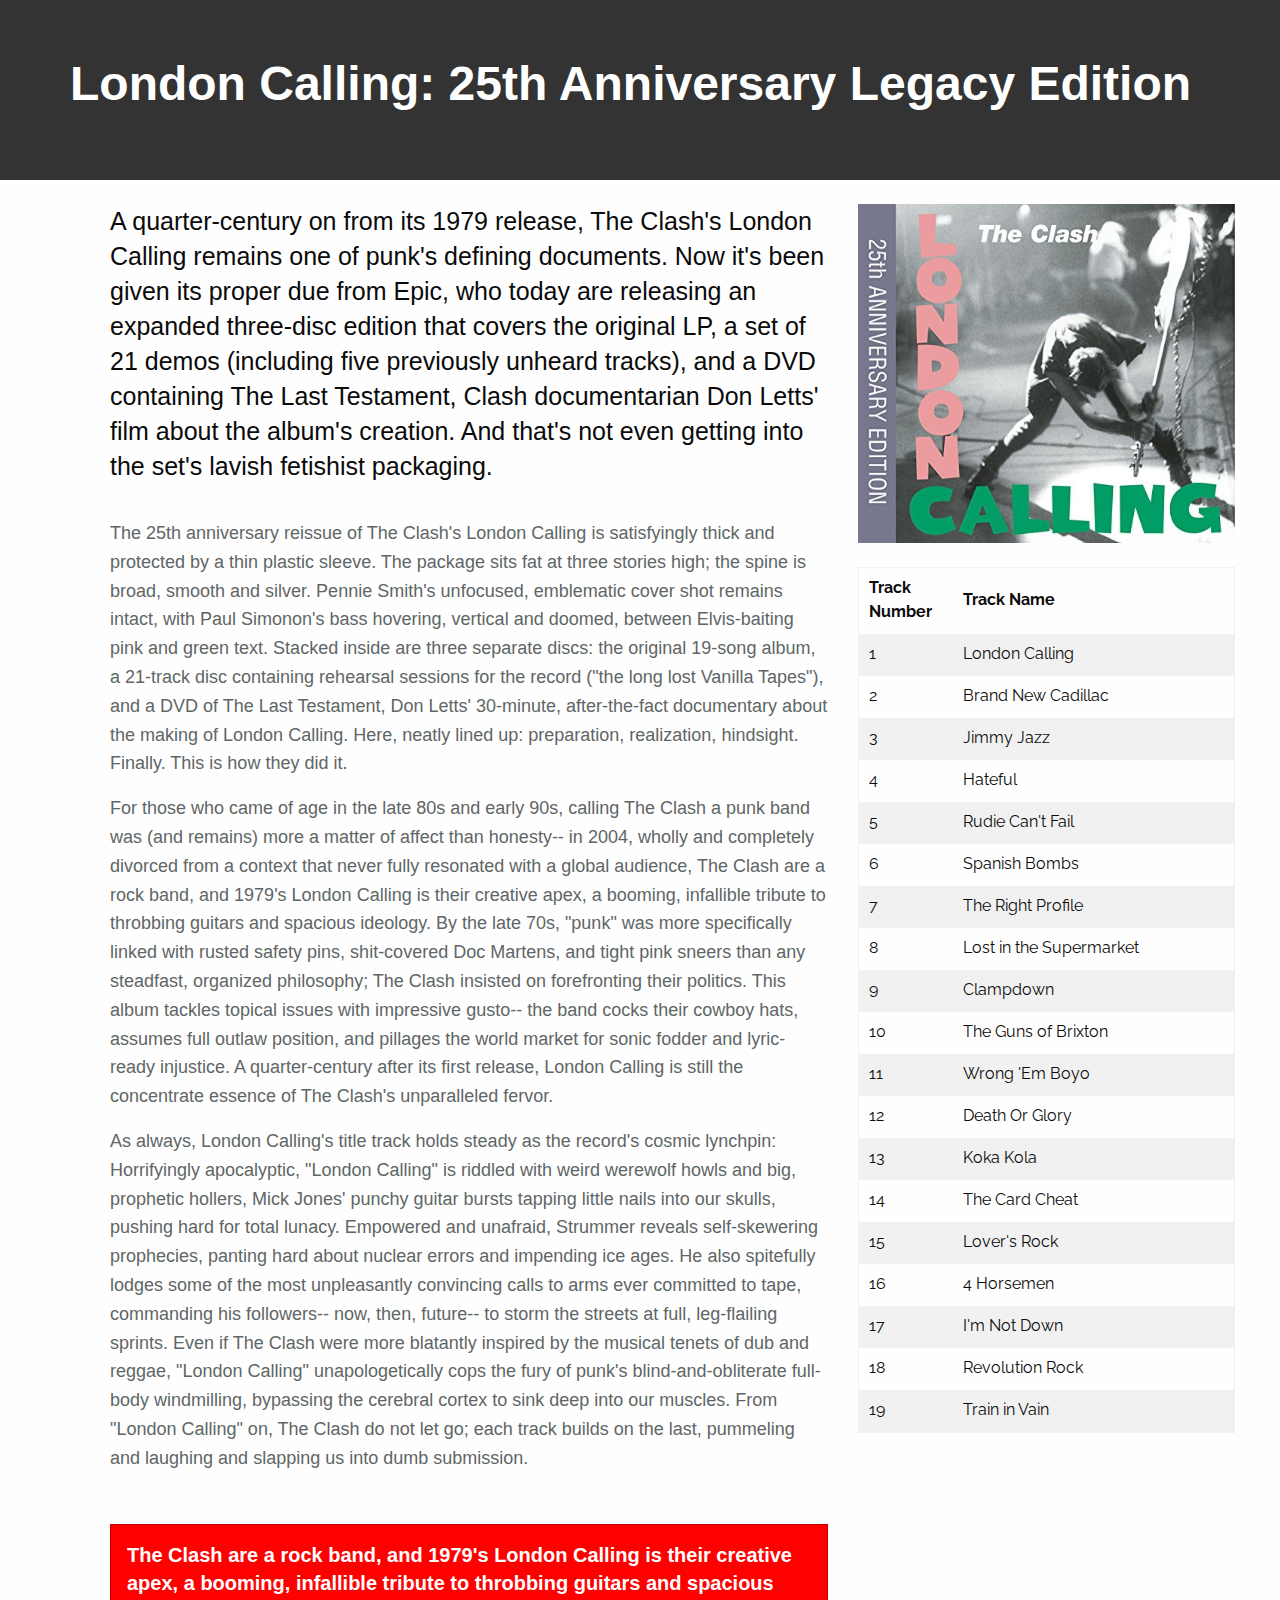
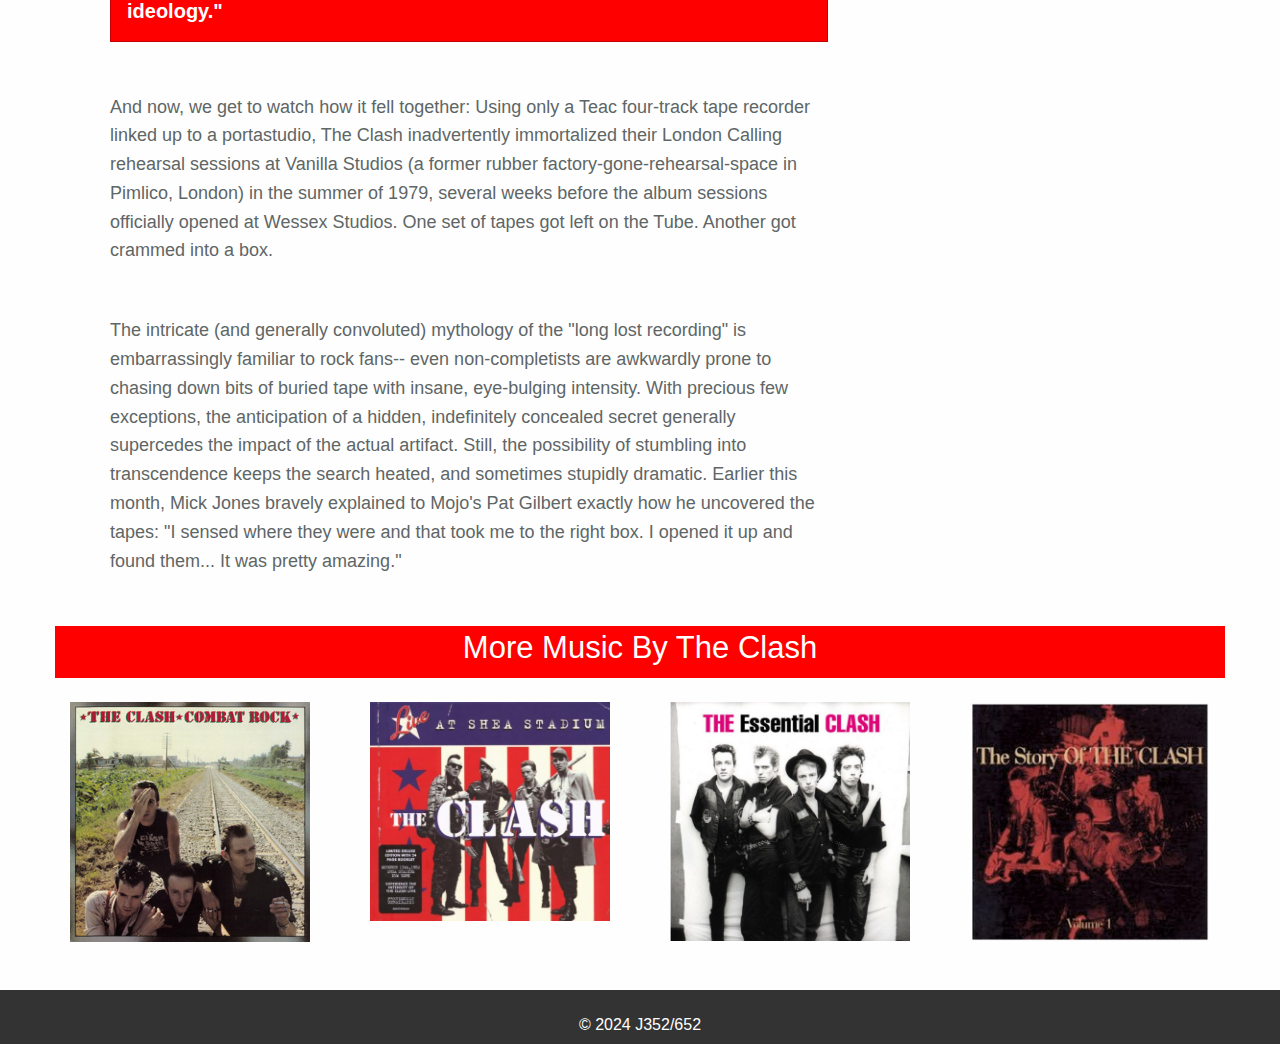
<file: Broken/index.html>
<!doctype html>
<html class="no-js" lang="en" dir="ltr">
<head>
<meta charset="utf-8">
<meta http-equiv="x-ua-compatible" content="ie=edge">
<meta name="viewport" content="width=device-width, initial-scale=1.0">
<title>London Calling: 25th Anniversary Legacy Edition</title>
<link rel="stylesheet" href="css/foundation.css">
<link rel="stylesheet" href="css/app.css">

<link rel="preconnect" href="https://fonts.googleapis.com">
<link rel="preconnect" href="https://fonts.gstatic.com" crossorigin>
<link href="https://fonts.googleapis.com/css2?family=Raleway:ital,wght@0,100..900;1,100..900&display=swap" rel="stylesheet">

</head>
<body>

<div class="grid-container-fluid topHeader">
<div class="grid-container">
<div class="grid-x grid-padding-x grid-margin-x">
<div class="large-12 medium-12 small-12 cell">
<h1>London Calling: 25th Anniversary Legacy Edition<h1>
</div>
</div>
</div>
</div>

<div class="grid-x container">
<div class="grid-x grid-padding-x grid-margin-x">
<div class="large-8 medium-8 small-12"><br>

<h4>A quarter-century on from its 1979 release, The Clash's London Calling remains one of punk's defining documents. Now it's been given its proper due from Epic, who today are releasing an expanded three-disc edition that covers the original LP, a set of 21 demos (including five previously unheard tracks), and a DVD containing The Last Testament, Clash documentarian Don Letts' film about the album's creation. And that's not even getting into the set's lavish fetishist packaging.<h4>

<br>
<p>The 25th anniversary reissue of The Clash's London Calling is satisfyingly thick and protected by a thin plastic sleeve. The package sits fat at three stories high; the spine is broad, smooth and silver. Pennie Smith's unfocused, emblematic cover shot remains intact, with Paul Simonon's bass hovering, vertical and doomed, between Elvis-baiting pink and green text. Stacked inside are three separate discs: the original 19-song album, a 21-track disc containing rehearsal sessions for the record ("the long lost Vanilla Tapes"), and a DVD of The Last Testament, Don Letts' 30-minute, after-the-fact documentary about the making of London Calling. Here, neatly lined up: preparation, realization, hindsight. Finally. This is how they did it.
<br>
<p>For those who came of age in the late 80s and early 90s, calling The Clash a punk band was (and remains) more a matter of affect than honesty-- in 2004, wholly and completely divorced from a context that never fully resonated with a global audience, The Clash are a rock band, and 1979's London Calling is their creative apex, a booming, infallible tribute to throbbing guitars and spacious ideology. By the late 70s, "punk" was more specifically linked with rusted safety pins, shit-covered Doc Martens, and tight pink sneers than any steadfast, organized philosophy; The Clash insisted on forefronting their politics. This album tackles topical issues with impressive gusto-- the band cocks their cowboy hats, assumes full outlaw position, and pillages the world market for sonic fodder and lyric-ready injustice. A quarter-century after its first release, London Calling is still the concentrate essence of The Clash's unparalleled fervor.
<br>
<p>As always, London Calling's title track holds steady as the record's cosmic lynchpin: Horrifyingly apocalyptic, "London Calling" is riddled with weird werewolf howls and big, prophetic hollers, Mick Jones' punchy guitar bursts tapping little nails into our skulls, pushing hard for total lunacy. Empowered and unafraid, Strummer reveals self-skewering prophecies, panting hard about nuclear errors and impending ice ages. He also spitefully lodges some of the most unpleasantly convincing calls to arms ever committed to tape, commanding his followers-- now, then, future-- to storm the streets at full, leg-flailing sprints. Even if The Clash were more blatantly inspired by the musical tenets of dub and reggae, "London Calling" unapologetically cops the fury of punk's blind-and-obliterate full-body windmilling, bypassing the cerebral cortex to sink deep into our muscles. From "London Calling" on, The Clash do not let go; each track builds on the last, pummeling and laughing and slapping us into dumb submission.</p>
<br>
<div class="callout customCallout">
The Clash are a rock band, and 1979's London Calling is their creative apex, a booming, infallible tribute to throbbing guitars and spacious ideology."</div>
<br>
<p>And now, we get to watch how it fell together: Using only a Teac four-track tape recorder linked up to a portastudio, The Clash inadvertently immortalized their London Calling rehearsal sessions at Vanilla Studios (a former rubber factory-gone-rehearsal-space in Pimlico, London) in the summer of 1979, several weeks before the album sessions officially opened at Wessex Studios. One set of tapes got left on the Tube. Another got crammed into a box.</p>
<br>
<p>The intricate (and generally convoluted) mythology of the "long lost recording" is embarrassingly familiar to rock fans-- even non-completists are awkwardly prone to chasing down bits of buried tape with insane, eye-bulging intensity. With precious few exceptions, the anticipation of a hidden, indefinitely concealed secret generally supercedes the impact of the actual artifact. Still, the possibility of stumbling into transcendence keeps the search heated, and sometimes stupidly dramatic. Earlier this month, Mick Jones bravely explained to Mojo's Pat Gilbert exactly how he uncovered the tapes: "I sensed where they were and that took me to the right box. I opened it up and found them... It was pretty amazing."</p>
<br>
</div>
<br>
<div class="large-4 medium-4 small-12 cell"><br> 
<img src="images/theClash.jpg" alt="The Clash"><br><br>
<table width="50%" border="0" cellspacing="0" cellpadding="0">
<tr>
<td width="25%">
<strong>Track Number</strong>
</td>
<td width="75%">
<strong>Track Name</strong>
</td>
</tr>
<tr>
<td>1</td>
<td>London Calling</td>
</tr>
<tr>
<td>2</td>
<td>Brand New Cadillac</td>
</tr>
<tr>
<td>3</td>
<td>Jimmy Jazz</td>
</tr>
<tr>
<td>4</td>
<td>Hateful</td>
</tr>
<tr>
<td>5</td>
<td>Rudie Can't Fail</td>
</tr>
<tr>
<td>6</td>
<td>Spanish Bombs</td>
</tr>
<tr>
<td>7</td>
<td>The Right Profile</td>
</tr>
<tr>
<td>8</td>
<td>Lost in the Supermarket</td>
</tr>
<tr>
<td>9</td>
<td>Clampdown</td>
</tr>
<tr>
<td>10</td>
<td>The Guns of Brixton</td>
</tr>
<tr>
<td>11</td>
<td>Wrong 'Em Boyo</td>
</tr>
<tr>
<td>12</td>
<td>Death Or Glory</td>
</tr>
<tr>
<td>13</td>
<td>Koka Kola</td>
</tr>
<tr>
<td>14</td>
<td>The Card Cheat</td>
</tr>
<tr>
<td>15</td>
<td>Lover's Rock</td>
</tr>
<tr>
<td>16</td>
<td>4 Horsemen</td>
</tr>
<tr>
<td>17</td>
<td>I'm Not Down</td>
</tr>
<tr>
<td>18</td>
<td>Revolution Rock</td>
</tr>
<tr>
<td>19</td>
<td>Train in Vain</td>
</tr>
</table>


</div>
</div>
</div>


<div class="grid-container">
<div class="grid-x grid-padding-x grid-margin-x">
<div class="large-12 medium-12 small-12 cell related">
<h3>More Music By The Clash</h3>
</div>
<br>
<div class="large-3 medium-3 small-6 cell"><br>
<img src="images/combatRock.jpg" border="0" alt="Combat Rock">
</div>
<div class="large-3 medium-3 small-6 cell"><br>
<img src="images/liveAtShea.jpg" border="0" alt="Live at Shea">
</div>
<div class="large-3 medium-3 small-6 cell"><br>
<img src="images/TheEssential.jpg" border="0" alt="The Essential">
</div>
<div class="large-3 medium-3 small-6 cell"><br>
<img src="images/TheStory.jpg" border="0" alt="The Story of The Clash">
</div>
</div>
</div>
<br><br>
<div class="grid-container-luid footer">
<div class="grid-container">
<div class="grid-x grid-padding-x grid-margin-x">
<div class="large-12 medium-12 small-12 cell"><br>
<h6>&copy; 2024 J352/652</h6>
</div>
</div>
</div>
</div>


<script src="js/vendor/jquery.js"></script>
<script src="js/vendor/what-input.js"></script>
<script src="js/vendor/foundation.js"></script>
<script src="js/app.js"></script>
</body>
</html>
</file>
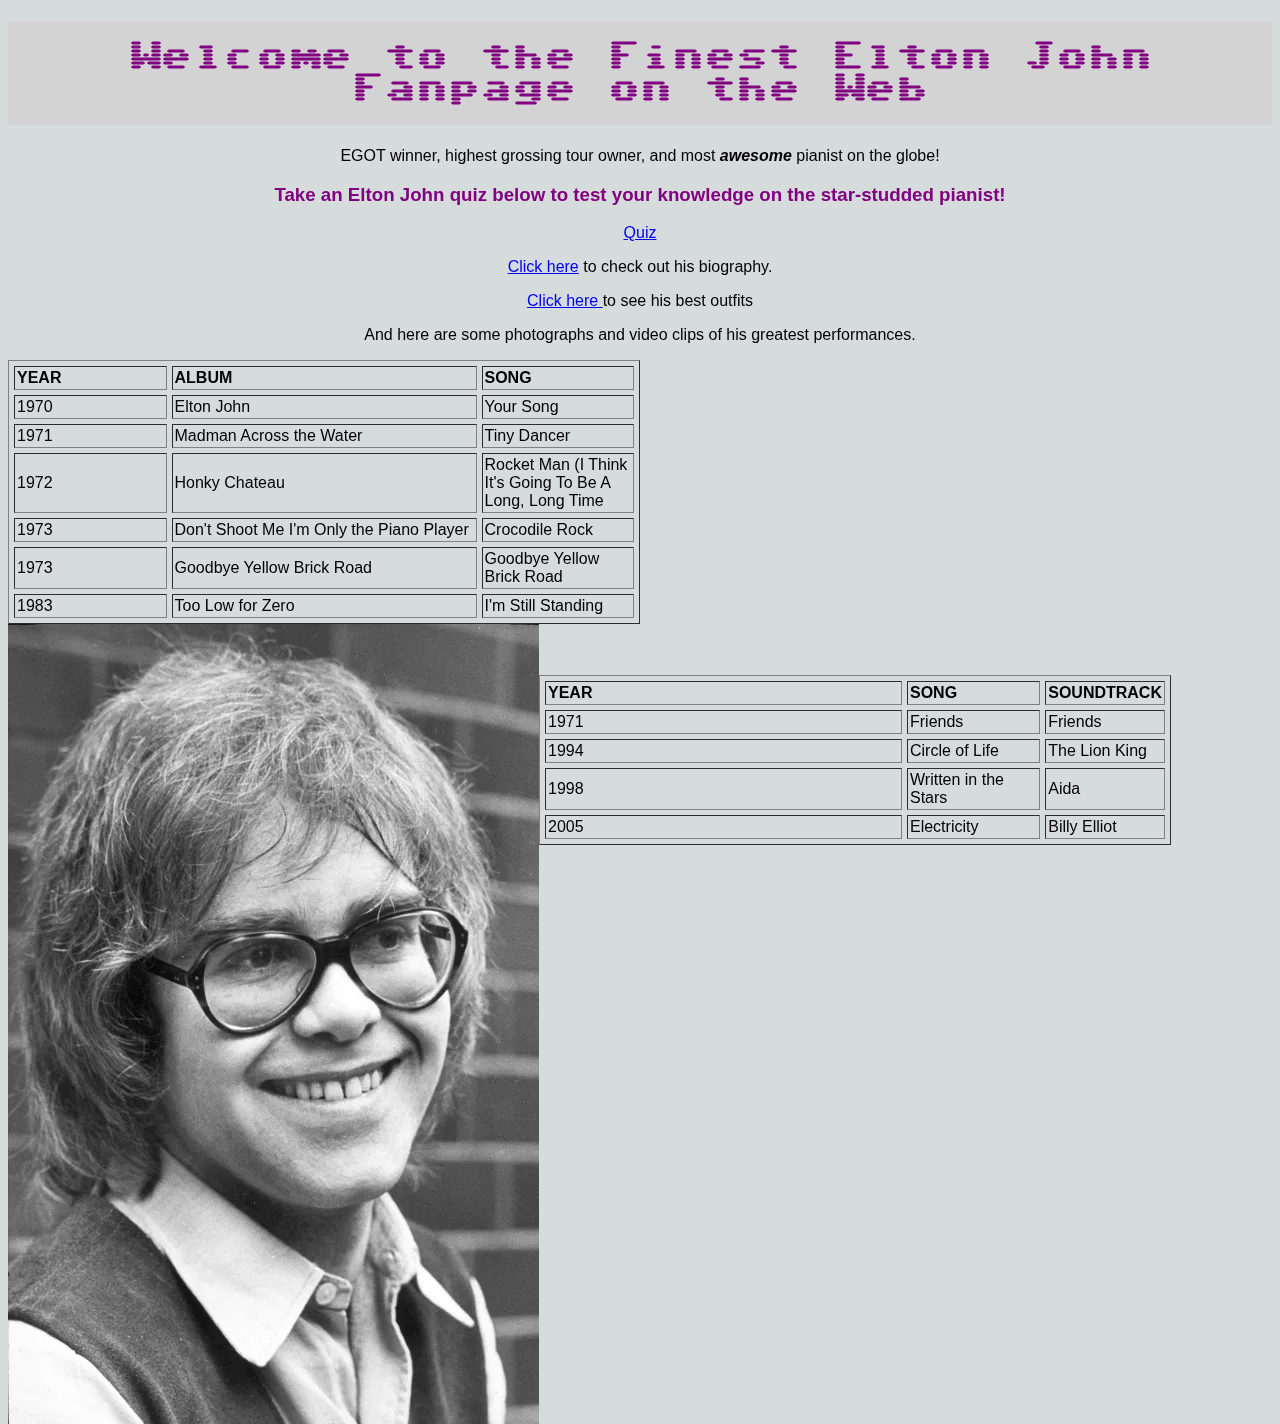
<file: fansite/index.html>
<!doctype html>

<html lang="en">

<head>
  <meta charset="utf-8">
  <title>Elegant Jawdropping Elton John</title>
  <meta name="description" content="This is the description that search engines will display. Aim for 145-155 characters.">
  <meta name="author" content="Insert the content author or owner name here">

  <!-- Link to your JS file -->
  <script src="scripts/script.js"></script>

  <!-- Link to your CSS file -->
  <link rel="stylesheet" href="css/style.css">
<link rel="preconnect" href="https://fonts.googleapis.com">
<link rel="preconnect" href="https://fonts.gstatic.com" crossorigin>
<link href="https://fonts.googleapis.com/css2?family=Protest+Riot&family=Sixtyfour&display=swap" rel="stylesheet">
</head>



<body>
<div class="headbox">
<h1> Welcome to the Finest Elton John Fanpage on the Web </h1>
</div>

<p> EGOT winner, highest grossing tour owner, and most <strong><em>awesome</em></strong> pianist on the globe! </p>

<h3> Take an Elton John quiz below to test your knowledge on the star-studded pianist! </h3>

<p><a href="https://www.buzzfeed.com/ravenkookie/what-elton-john-song-are-you-bwyy317qn" target="_blank">Quiz</a></p>

<p><a href="https://www.eltonjohn.com/elton-john" target="_blank">Click here</a> to check out his biography.</p>
<p><a href="index.copy.html" target="_blank">Click here </a> to see his best outfits</p>


<p>And here are some photographs and video clips of his greatest performances.</p>

<iframe width="560" height="315" src="https://www.youtube.com/embed/Nl0HqlbX7dc?si=y65mvBa-K7AmMyvL" title="YouTube video player" align="right" frameborder="0" allow="accelerometer; autoplay; clipboard-write; encrypted-media; gyroscope; picture-in-picture; web-share" allowfullscreen></iframe>


<table width="50%" border="1" cellspacing="5" cellpadding="2">
<tr>
<td width="25%"><strong>YEAR</strong></td>
<td width="50%"><strong>ALBUM</strong></td>
<td width="25%"><strong>SONG</strong></td>
</tr>
<tr>
<td>1970</td>
<td>Elton John</td>
<td>Your Song</td>
</tr>
</tr>
<tr>
<td>1971</td>
<td>Madman Across the Water</td>
<td>Tiny Dancer</td>
</tr>
</tr>
<tr>
<td>1972</td>
<td>Honky Chateau</td>
<td>Rocket Man (I Think It's Going To Be A Long, Long Time</td>
</tr>
</tr>
<tr>
<td>1973</td>
<td>Don't Shoot Me I'm Only the Piano Player</td>
<td>Crocodile Rock</td>
</tr>
</tr>
<tr>
<td>1973</td>
<td>Goodbye Yellow Brick Road</td>
<td>Goodbye Yellow Brick Road</td>
</tr>
</tr>
<tr>
<td>1983</td>
<td>Too Low for Zero</td>
<td>I'm Still Standing</td>
</tr>
</table>
</table> 


<img src="images/elton.john.jpeg" align="left" border="0" alt="Elton John | Young Days" title="Elton John | Young Days">



<table width="50%" border="1" cellspacing="5" cellpadding="2">
<tr>
<td width="75%"><strong>YEAR</strong></td>
<td width="50%"><strong>SONG</strong></td>
<td width="75%"><strong>SOUNDTRACK</strong></td>
</tr>
<tr>
<td>1971</td>
<td>Friends</td>
<td>Friends</td>
</tr>
</tr>
<tr>
<td>1994</td>
<td>Circle of Life</td>
<td>The Lion King</td>
</tr>
</tr>
<tr>
<td>1998</td>
<td>Written in the Stars</td>
<td>Aida</td>
</tr>
</tr>
<tr>
<td>2005</td>
<td>Electricity</td>
<td>Billy Elliot</td>
</tr>
</table>
</table>


<br><br><br>




</body>

</html>
</file>
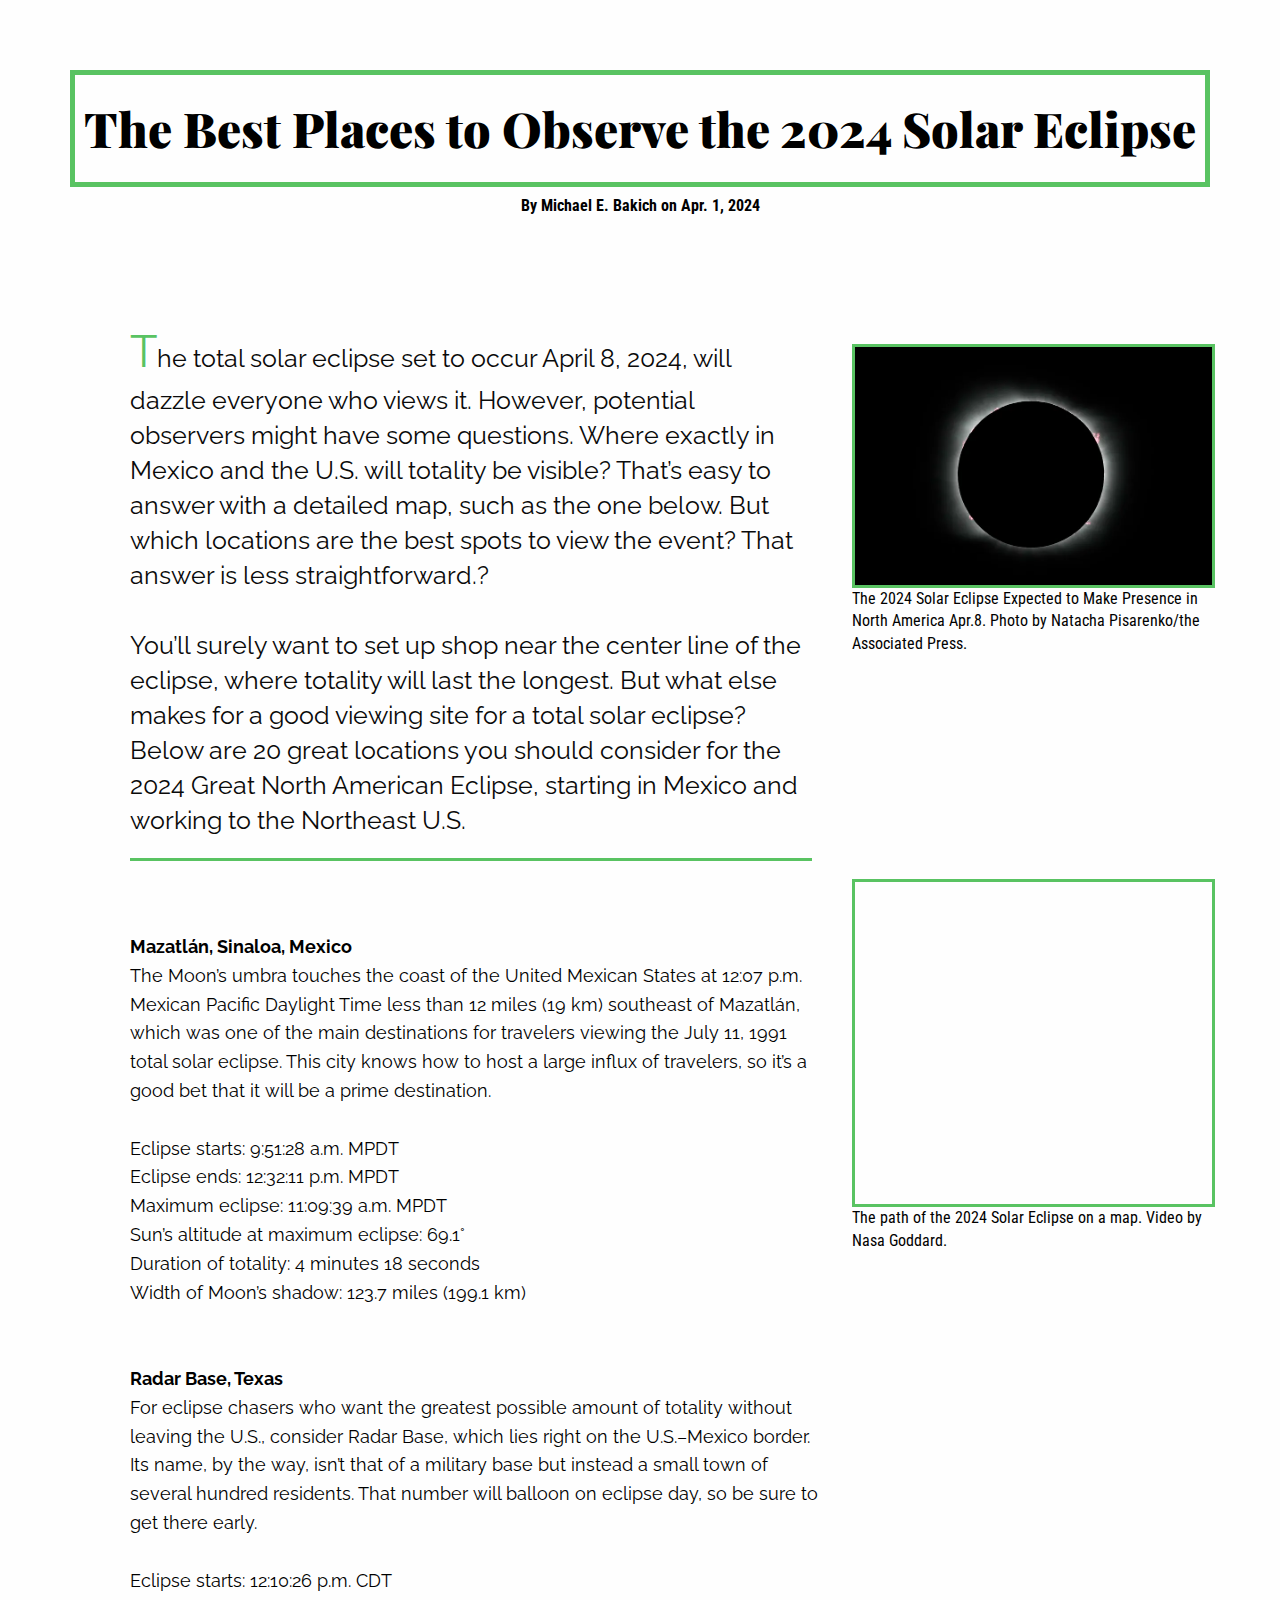
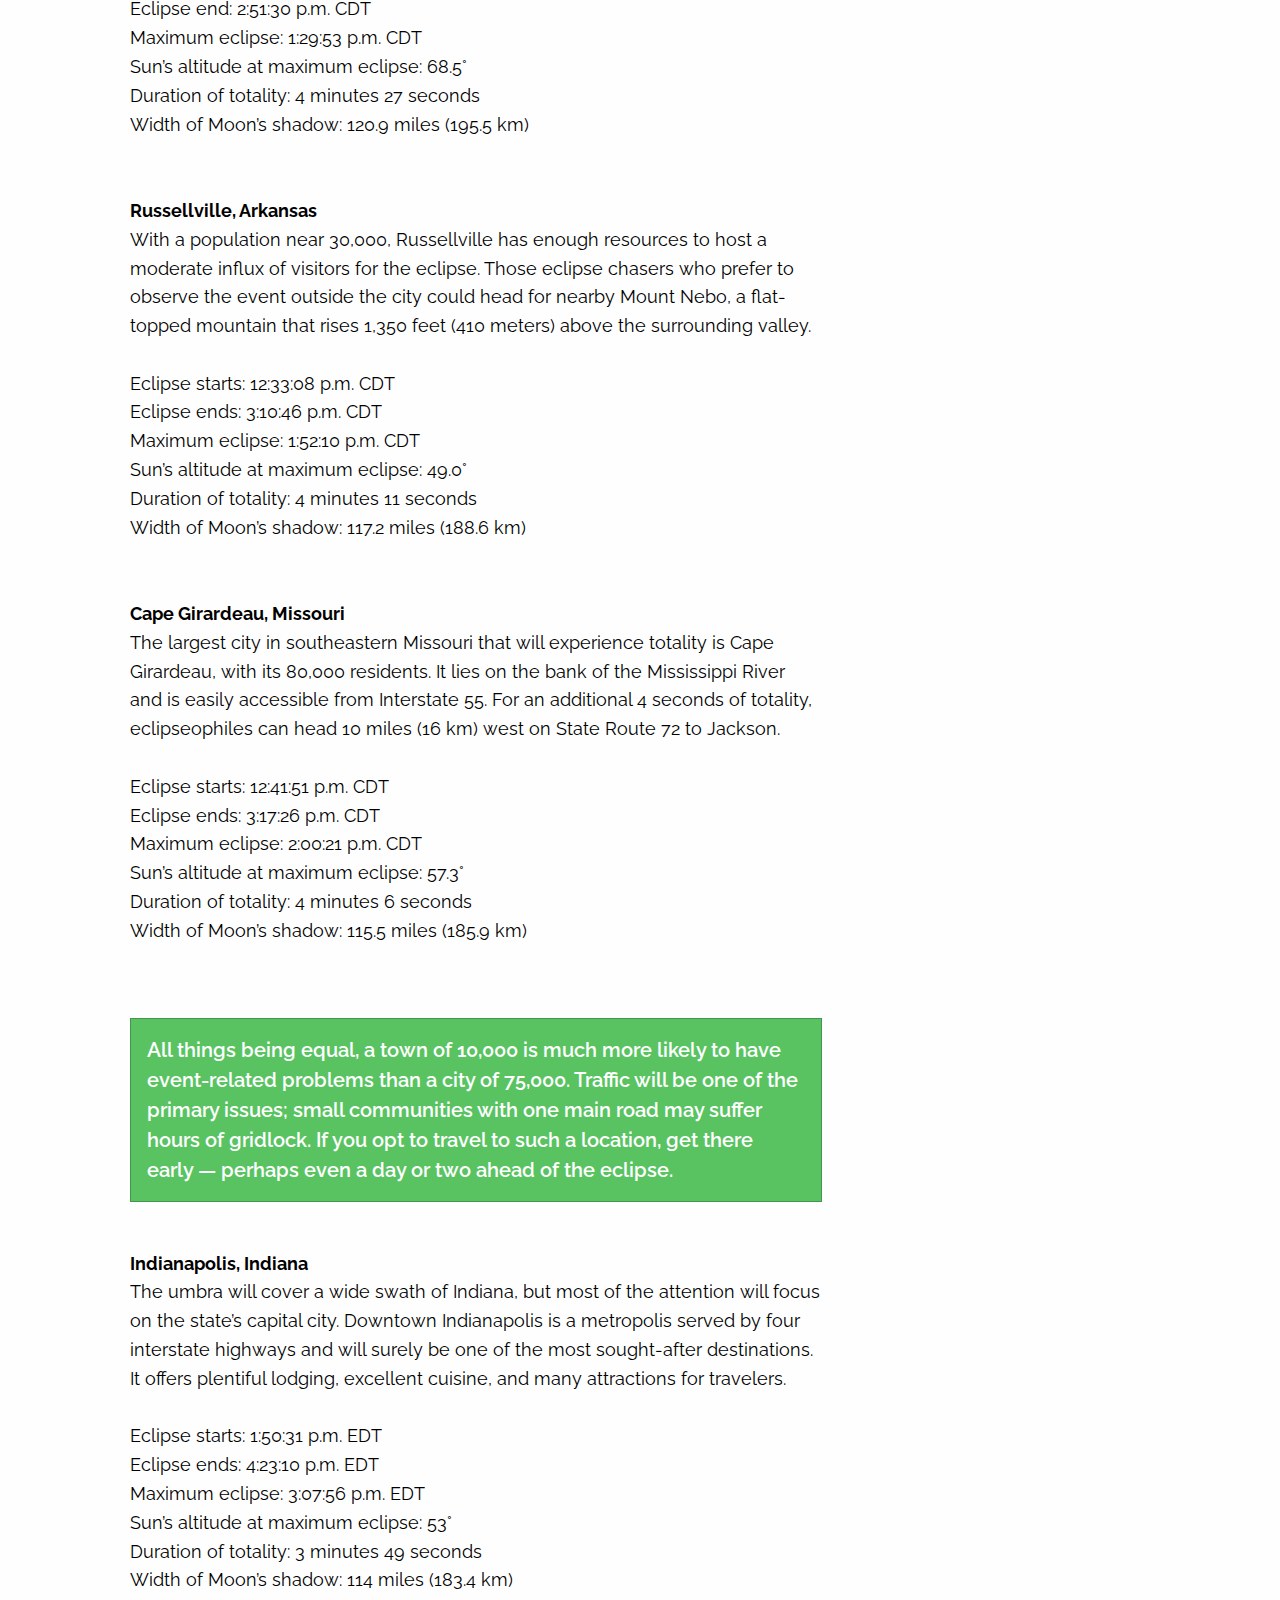
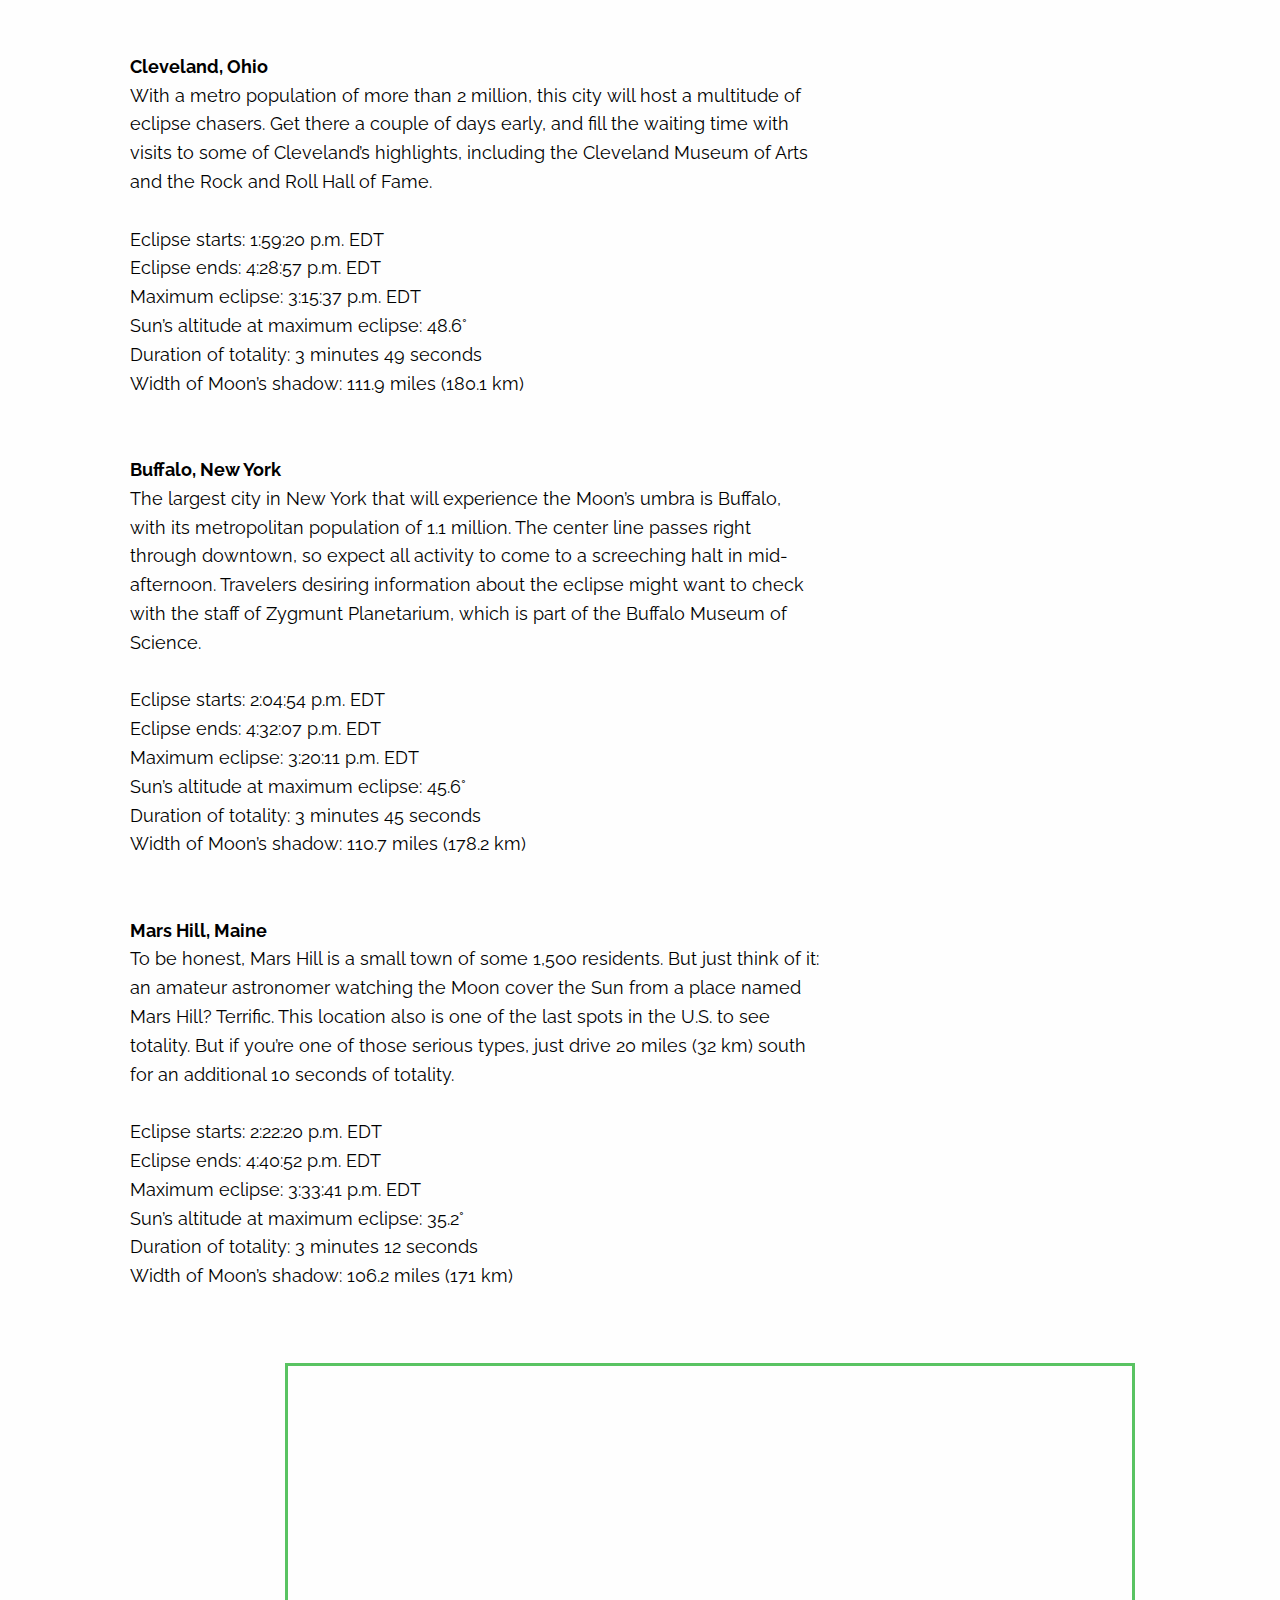
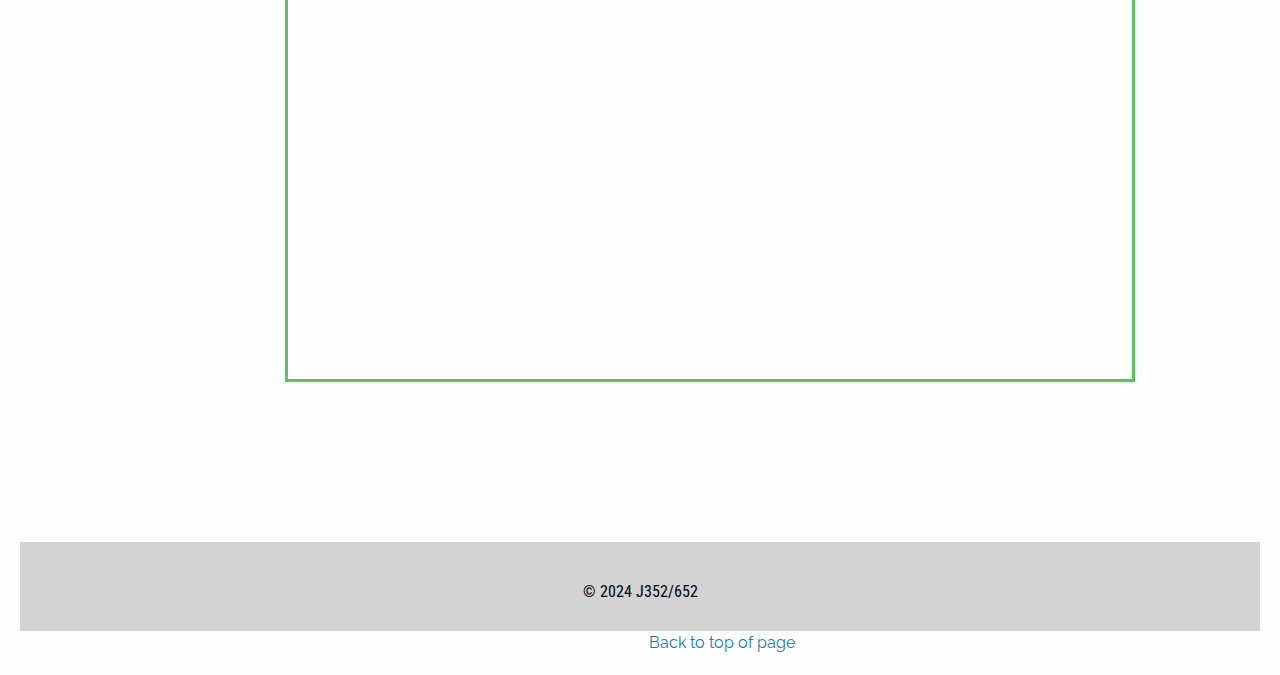
<file: Midterm/index.html>
<!doctype html>
<html class="no-js" lang="en" dir="ltr">
<head>
<meta charset="utf-8">
<meta http-equiv="x-ua-compatible" content="ie=edge">
<meta name="viewport" content="width=device-width, initial-scale=1.0">
<title>Midterm Assignment</title>
<link rel="stylesheet" href="css/foundation.css">
<link rel="stylesheet" href="css/app.css">

<link rel="preconnect" href="https://fonts.googleapis.com">
<link rel="preconnect" href="https://fonts.gstatic.com" crossorigin>
<link href="https://fonts.googleapis.com/css2?family=Raleway:ital,wght@0,100..900;1,100..900&display=swap" rel="stylesheet">
<link rel="preconnect" href="https://fonts.googleapis.com">
<link rel="preconnect" href="https://fonts.gstatic.com" crossorigin>
<link href="https://fonts.googleapis.com/css2?family=Imbue:opsz,wght@10..100,100..900&display=swap" rel="stylesheet">
<link rel="preconnect" href="https://fonts.googleapis.com">
<link rel="preconnect" href="https://fonts.gstatic.com" crossorigin>
<link href="https://fonts.googleapis.com/css2?family=Anton&family=Imbue:opsz,wght@10..100,100..900&family=Playfair+Display:ital,wght@0,400..900;1,400..900&display=swap" rel="stylesheet">
<link rel="preconnect" href="https://fonts.googleapis.com">
<link rel="preconnect" href="https://fonts.gstatic.com" crossorigin>
<link href="https://fonts.googleapis.com/css2?family=Anton&family=Imbue:opsz,wght@10..100,100..900&family=Playfair+Display:ital,wght@0,400..900;1,400..900&family=Poppins:ital,wght@0,100;0,200;0,300;0,400;0,500;0,600;0,700;0,800;0,900;1,100;1,200;1,300;1,400;1,500;1,600;1,700;1,800;1,900&display=swap" rel="stylesheet">
<link rel="preconnect" href="https://fonts.googleapis.com">
<link rel="preconnect" href="https://fonts.gstatic.com" crossorigin>
<link href="https://fonts.googleapis.com/css2?family=Roboto+Condensed:ital,wght@0,100..900;1,100..900&display=swap" rel="stylesheet">

</head>
<body>

<div class="grid-container-fluid topHeader">
<div class="grid-container">
<div class="grid-x grid-padding-x grid-margin-x">
<div class="large-12 medium-12 small-12 cell">
<h1>The Best Places to Observe the 2024 Solar Eclipse
<br>
<h6><b>By Michael E. Bakich on Apr. 1, 2024</b></h1></h6>
</div>
</div>
</div>
</div>

<div class="grid-x container">
<div class="grid-x grid-padding-x grid-margin-x">
<div class="large-8 medium-8 small-12"><br>
<br><br><br><br>

<h4>The total solar eclipse set to occur April 8, 2024, will dazzle everyone who views it. However, potential observers might have some questions.

Where exactly in Mexico and the U.S. will totality be visible? That’s easy to answer with a detailed map, such as the one below. But which locations are the best spots to view the event? That answer is less straightforward.?
<br><br>
You’ll surely want to set up shop near the center line of the eclipse, where totality will last the longest. But what else makes for a good viewing site for a total solar eclipse? Below are 20 great locations you should consider for the 2024 Great North American Eclipse, starting in Mexico and working to the Northeast U.S.</h4>

<br><br><br>
<p><b>Mazatlán, Sinaloa, Mexico</b> 
<br>
The Moon’s umbra touches the coast of the United Mexican States at 12:07 p.m. Mexican Pacific Daylight Time less than 12 miles (19 km) southeast of Mazatlán, which was one of the main destinations for travelers viewing the July 11, 1991 total solar eclipse. This city knows how to host a large influx of travelers, so it’s a good bet that it will be a prime destination.
<br><br>
Eclipse starts: 9:51:28 a.m. MPDT<br>
Eclipse ends: 12:32:11 p.m. MPDT<br>
Maximum eclipse: 11:09:39 a.m. MPDT<br>
Sun’s altitude at maximum eclipse: 69.1°<br>
Duration of totality: 4 minutes 18 seconds<br>
Width of Moon’s shadow: 123.7 miles (199.1 km)<br>
<br><br>
<b>Radar Base, Texas</b>
<br>
For eclipse chasers who want the greatest possible amount of totality without leaving the U.S., consider Radar Base, which lies right on the U.S.–Mexico border. Its name, by the way, isn’t that of a military base but instead a small town of several hundred residents. That number will balloon on eclipse day, so be sure to get there early.
<br><br>
Eclipse starts: 12:10:26 p.m. CDT<br>
Eclipse end: 2:51:30 p.m. CDT<br>
Maximum eclipse: 1:29:53 p.m. CDT<br>
Sun’s altitude at maximum eclipse: 68.5°<br>
Duration of totality: 4 minutes 27 seconds<br>
Width of Moon’s shadow: 120.9 miles (195.5 km)<br>
<br><br>
<b>Russellville, Arkansas</b>
<br>
With a population near 30,000, Russellville has enough resources to host a moderate influx of visitors for the eclipse. Those eclipse chasers who prefer to observe the event outside the city could head for nearby Mount Nebo, a flat-topped mountain that rises 1,350 feet (410 meters) above the surrounding valley.
<br><br>
Eclipse starts: 12:33:08 p.m. CDT<br>
Eclipse ends: 3:10:46 p.m. CDT<br>
Maximum eclipse: 1:52:10 p.m. CDT<br>
Sun’s altitude at maximum eclipse: 49.0°<br>
Duration of totality: 4 minutes 11 seconds<br>
Width of Moon’s shadow: 117.2 miles (188.6 km)<br>
<br><br>
<b>Cape Girardeau, Missouri</b>
<br>
The largest city in southeastern Missouri that will experience totality is Cape Girardeau, with its 80,000 residents. It lies on the bank of the Mississippi River and is easily accessible from Interstate 55. For an additional 4 seconds of totality, eclipseophiles can head 10 miles (16 km) west on State Route 72 to Jackson.
<br><br>
Eclipse starts: 12:41:51 p.m. CDT<br>
Eclipse ends: 3:17:26 p.m. CDT<br>
Maximum eclipse: 2:00:21 p.m. CDT<br>
Sun’s altitude at maximum eclipse: 57.3°<br>
Duration of totality: 4 minutes 6 seconds<br>
Width of Moon’s shadow: 115.5 miles (185.9 km)<br>
</p>
<br>
<br><br>
<div class="callout customCallout">
All things being equal, a town of 10,000 is much more likely to have event-related problems than a city of 75,000. Traffic will be one of the primary issues; small communities with one main road may suffer hours of gridlock. If you opt to travel to such a location, get there early — perhaps even a day or two ahead of the eclipse.</div>
<br><br>
<p><b>Indianapolis, Indiana</b>
<br>
The umbra will cover a wide swath of Indiana, but most of the attention will focus on the state’s capital city. Downtown Indianapolis is a metropolis served by four interstate highways and will surely be one of the most sought-after destinations. It offers plentiful lodging, excellent cuisine, and many attractions for travelers.
<br><br>
Eclipse starts: 1:50:31 p.m. EDT<br>
Eclipse ends: 4:23:10 p.m. EDT<br>
Maximum eclipse: 3:07:56 p.m. EDT<br>
Sun’s altitude at maximum eclipse: 53°<br>
Duration of totality: 3 minutes 49 seconds<br>
Width of Moon’s shadow: 114 miles (183.4 km)<br>
<br><br>
<p><b>Cleveland, Ohio</b>
<br>
With a metro population of more than 2 million, this city will host a multitude of eclipse chasers. Get there a couple of days early, and fill the waiting time with visits to some of Cleveland’s highlights, including the Cleveland Museum of Arts and the Rock and Roll Hall of Fame.
<br><br>
Eclipse starts: 1:59:20 p.m. EDT<br>
Eclipse ends: 4:28:57 p.m. EDT<br>
Maximum eclipse: 3:15:37 p.m. EDT<br>
Sun’s altitude at maximum eclipse: 48.6°<br>
Duration of totality: 3 minutes 49 seconds<br>
Width of Moon’s shadow: 111.9 miles (180.1 km)<br>
<br><br>
<p><b> Buffalo, New York</b>
<br>
The largest city in New York that will experience the Moon’s umbra is Buffalo, with its metropolitan population of 1.1 million. The center line passes right through downtown, so expect all activity to come to a screeching halt in mid-afternoon. Travelers desiring information about the eclipse might want to check with the staff of Zygmunt Planetarium, which is part of the Buffalo Museum of Science.
<br><br>
Eclipse starts: 2:04:54 p.m. EDT<br>
Eclipse ends: 4:32:07 p.m. EDT<br>
Maximum eclipse: 3:20:11 p.m. EDT<br>
Sun’s altitude at maximum eclipse: 45.6°<br>
Duration of totality: 3 minutes 45 seconds<br>
Width of Moon’s shadow: 110.7 miles (178.2 km)<br>
<br><br>
<p><b> Mars Hill, Maine</b>
<br>
To be honest, Mars Hill is a small town of some 1,500 residents. But just think of it: an amateur astronomer watching the Moon cover the Sun from a place named Mars Hill? Terrific. This location also is one of the last spots in the U.S. to see totality. But if you’re one of those serious types, just drive 20 miles (32 km) south for an additional 10 seconds of totality.
<br><br>
Eclipse starts: 2:22:20 p.m. EDT<br>
Eclipse ends: 4:40:52 p.m. EDT<br>
Maximum eclipse: 3:33:41 p.m. EDT<br>
Sun’s altitude at maximum eclipse: 35.2°<br>
Duration of totality: 3 minutes 12 seconds<br>
Width of Moon’s shadow: 106.2 miles (171 km)<br>
</p>
<br><br><br>



<div class="responsive-embed" align="center">
 <iframe src='https://cdn.knightlab.com/libs/timeline3/latest/embed/index.html?source=1i3eqWA3VK9Wvx1RqVWcxiUDFeWkPkmnt_WbO9j5Gmuw&font=Default&lang=en&initial_zoom=2&height=650' width='100%' height='650' webkitallowfullscreen mozallowfullscreen allowfullscreen frameborder='0'></iframe>              
</div>
<br><br><br><br><br>

</div>
<br><br><br><br><br>
<div class="large-4 medium-4 small-12 cell leftImg">
<br><br><br><br><br><br>
<img src="images/eclipse.webp" alt="Eclipse" title="2024 Eclipse" border="5">
<h6> The 2024 Solar Eclipse Expected to Make Presence in North America Apr.8. Photo by Natacha Pisarenko/the Associated Press. </h6>
<br><br><br><br><br><br><br><br><br>
<div class="iframe">
<iframe width="410" height="315" src="https://www.youtube.com/embed/fmtGqOxxmEU?si=GTSLG3MhccOMF9JX" title="YouTube video player" frameborder="0" allow="accelerometer; autoplay; clipboard-write; encrypted-media; gyroscope; picture-in-picture; web-share" referrerpolicy="strict-origin-when-cross-origin" allowfullscreen></iframe>
</div>
<h6> The path of the 2024 Solar Eclipse on a map. Video by Nasa Goddard.</h6>
<br>
<div class="juxtapose">
<div class="juxtapose2">
<iframe frameborder="0" class="juxtapose" width="450" height="550" src="https://cdn.knightlab.com/libs/juxtapose/latest/embed/index.html?uid=186900b2-f2cf-11ee-9e97-9dade61bb597"></iframe>
</div> 

</div>
</div>
</div>


<br>

<div class="grid-container-luid footer" align="center">
<div class="grid-container">
<div class="grid-x grid-padding-x grid-margin-x">
<div class="large-12 medium-12 small-12 cell"><br>
<h6>&copy; 2024 J352/652</h6>
</div>
</div>
</div>
</div>

<div class="bottom">
<a href="#top"> Back to top of page </a>
</div>




<script src="js/vendor/jquery.js"></script>
<script src="js/vendor/what-input.js"></script>
<script src="js/vendor/foundation.js"></script>
<script src="js/app.js"></script>
</body>
</html>
</file>
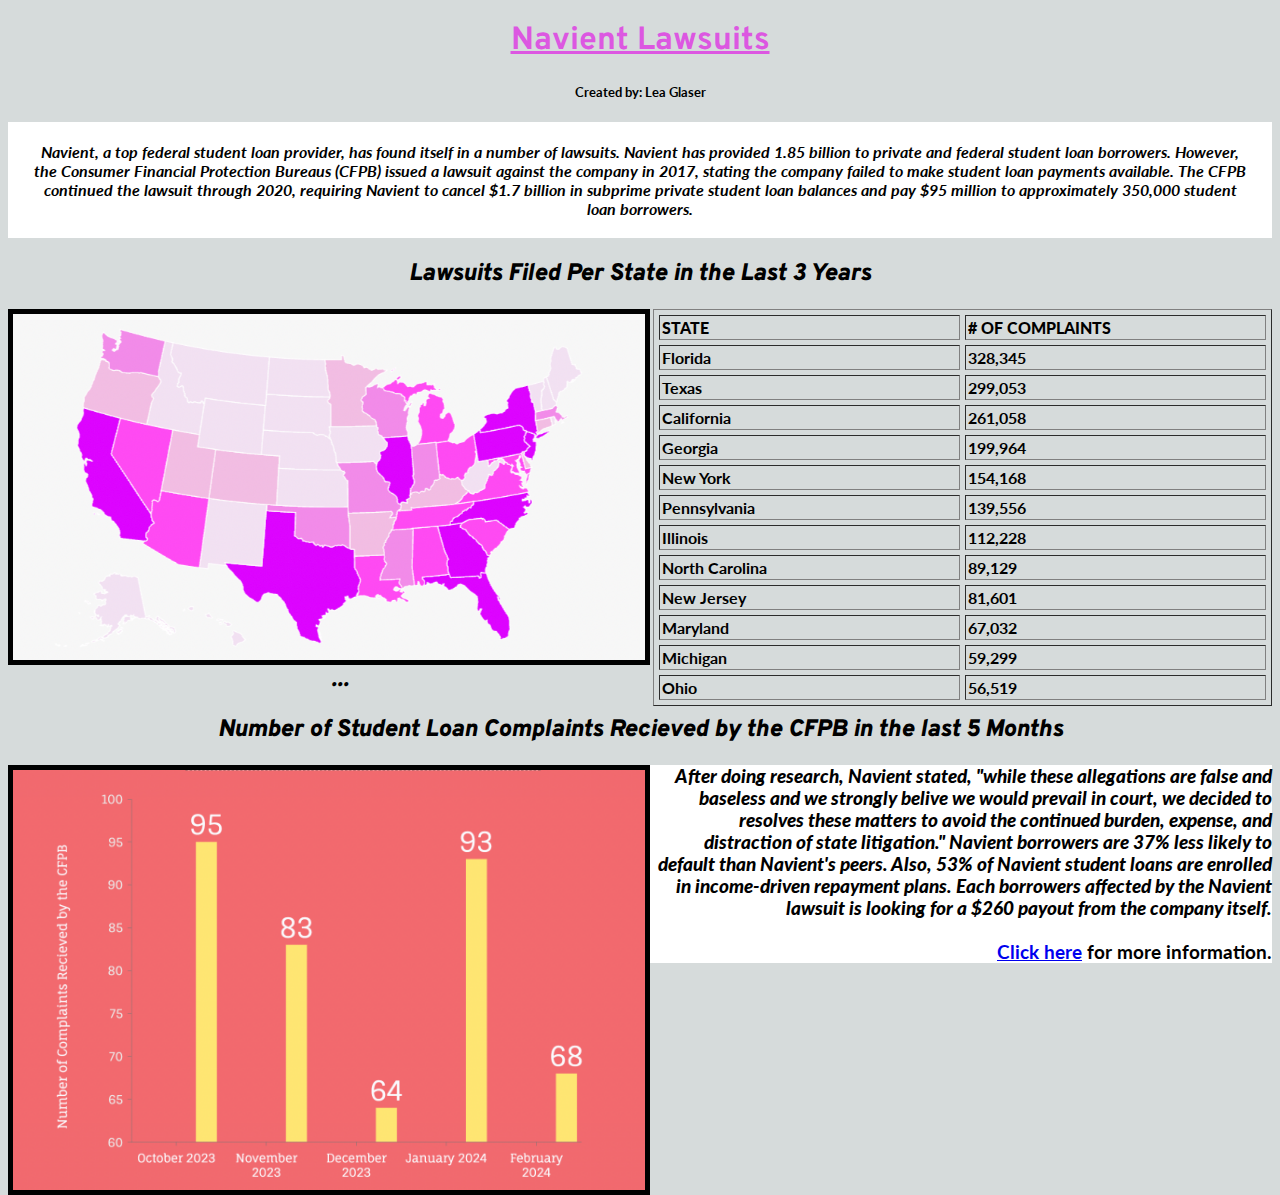
<file: Navient/index.html>
<!doctype html>

<html lang="en">

<head>
  <meta charset="utf-8">
  <title>Navient Lawsuits</title>
  <meta name="description" content="This is the description that search engines will display. Aim for 145-155 characters.">
  <meta name="author" content="Insert the content author or owner name here">

  <!-- Link to your JS file -->
  <script src="scripts/script.js"></script>

  <!-- Link to your CSS file -->
  <link rel="stylesheet" href="css/style.css">
<link rel="preconnect" href="https://fonts.googleapis.com">
<link rel="preconnect" href="https://fonts.gstatic.com" crossorigin>
<link href="https://fonts.googleapis.com/css2?family=Lora:ital,wght@0,400..700;1,400..700&family=Madimi+One&display=swap" rel="stylesheet">
<link rel="preconnect" href="https://fonts.googleapis.com">
<link rel="preconnect" href="https://fonts.gstatic.com" crossorigin>
<link href="https://fonts.googleapis.com/css2?family=Lato:ital,wght@0,100;0,300;0,400;0,700;0,900;1,100;1,300;1,400;1,700;1,900&display=swap" rel="stylesheet">
<link rel="preconnect" href="https://fonts.googleapis.com">
<link rel="preconnect" href="https://fonts.gstatic.com" crossorigin>
<link href="https://fonts.googleapis.com/css2?family=Lato:ital,wght@0,100;0,300;0,400;0,700;0,900;1,100;1,300;1,400;1,700;1,900&family=Roboto+Condensed:ital,wght@0,100..900;1,100..900&display=swap" rel="stylesheet">
<link rel="preconnect" href="https://fonts.googleapis.com">
<link rel="preconnect" href="https://fonts.gstatic.com" crossorigin>
<link href="https://fonts.googleapis.com/css2?family=Lato:ital,wght@0,100;0,300;0,400;0,700;0,900;1,100;1,300;1,400;1,700;1,900&family=Overpass:ital,wght@0,100..900;1,100..900&family=Roboto+Condensed:ital,wght@0,100..900;1,100..900&display=swap" rel="stylesheet">

</head>

<div class="headbox" align="middle">
<h1> <u> Navient Lawsuits</u> </h1>
<h5> Created by: Lea Glaser </h5>
<h4> <strong><em> Navient, a top federal student loan provider, has found itself in a number of lawsuits. Navient has provided 1.85 billion to private and federal student loan borrowers. However, the Consumer Financial Protection Bureaus (CFPB) issued a lawsuit against the company in 2017, stating the company failed to make student loan payments available. The CFPB continued the lawsuit through 2020, requiring Navient to cancel $1.7 billion in subprime private student loan balances and pay $95 million to approximately 350,000 student loan borrowers. </em></strong></h4>
</div>

<div class="middlebox" align="middle">
<h2><strong><em>Lawsuits Filed Per State in the Last 3 Years</strong></em></h2>
<img src="images/pinkmap.png" align="left" border="5" alt="pinkmap" width="50%" > 
</div>


<table width="49%" border="1" cellspacing="5" cellpadding="2" align="right">
<tr>
<td width="50%"><strong>STATE</strong></td>
<td width="50%"><strong># OF COMPLAINTS</strong></td>
</tr>
<tr>
<td>Florida</td>
<td>328,345</td>
</tr>
<tr>
<td>Texas</td>
<td>299,053</td>
</tr>
<tr>
<td>California</td>
<td>261,058</td>
</tr>
<tr>
<td>Georgia</td>
<td>199,964</td>
</tr>
<tr>
<td>New York</td>
<td>154,168</td>
</tr>
<tr>
<td>Pennsylvania</td>
<td>139,556</td>
</tr>
<tr>
<td>Illinois</td>
<td>112,228</td>
</tr>
<tr>
<td>North Carolina</td>
<td>89,129</td>
</tr>
<tr>
<td>New Jersey</td>
<td>81,601</td>
</tr>
<tr>
<td>Maryland</td>
<td>67,032</td>
</tr>
<tr>
<td>Michigan</td>
<td>59,299</td>
</tr>
<tr>
<td>Ohio</td>
<td>56,519</td>
</tr>
</table>



<div class="bottombox" align="middle"> </div>
<h2><strong><em>...</strong></em></h2>
<h2><strong><em>Number of Student Loan Complaints Recieved by the CFPB in the last 5 Months</strong></em></h2>

<img src="images/graphic.png" align="left" border="5" alt="pinkmap" width="50%">
<h3> <strong><em>After doing research, Navient stated, "while these allegations are false and baseless and we strongly belive we would prevail in court, we decided to resolves these matters to avoid the continued burden, expense, and distraction of state litigation." Navient borrowers are 37% less likely to default than Navient's peers. Also, 53% of Navient student loans are enrolled in income-driven repayment plans. Each borrowers affected by the Navient lawsuit is looking for a $260 payout from the company itself.<br></br></em></strong><a href="https://www.studentloanplanner.com/navient-lawsuit-updates/" target="_blank">Click here</a> for more information.</h3>
</div>





<body>
</body>

</html>
</file>
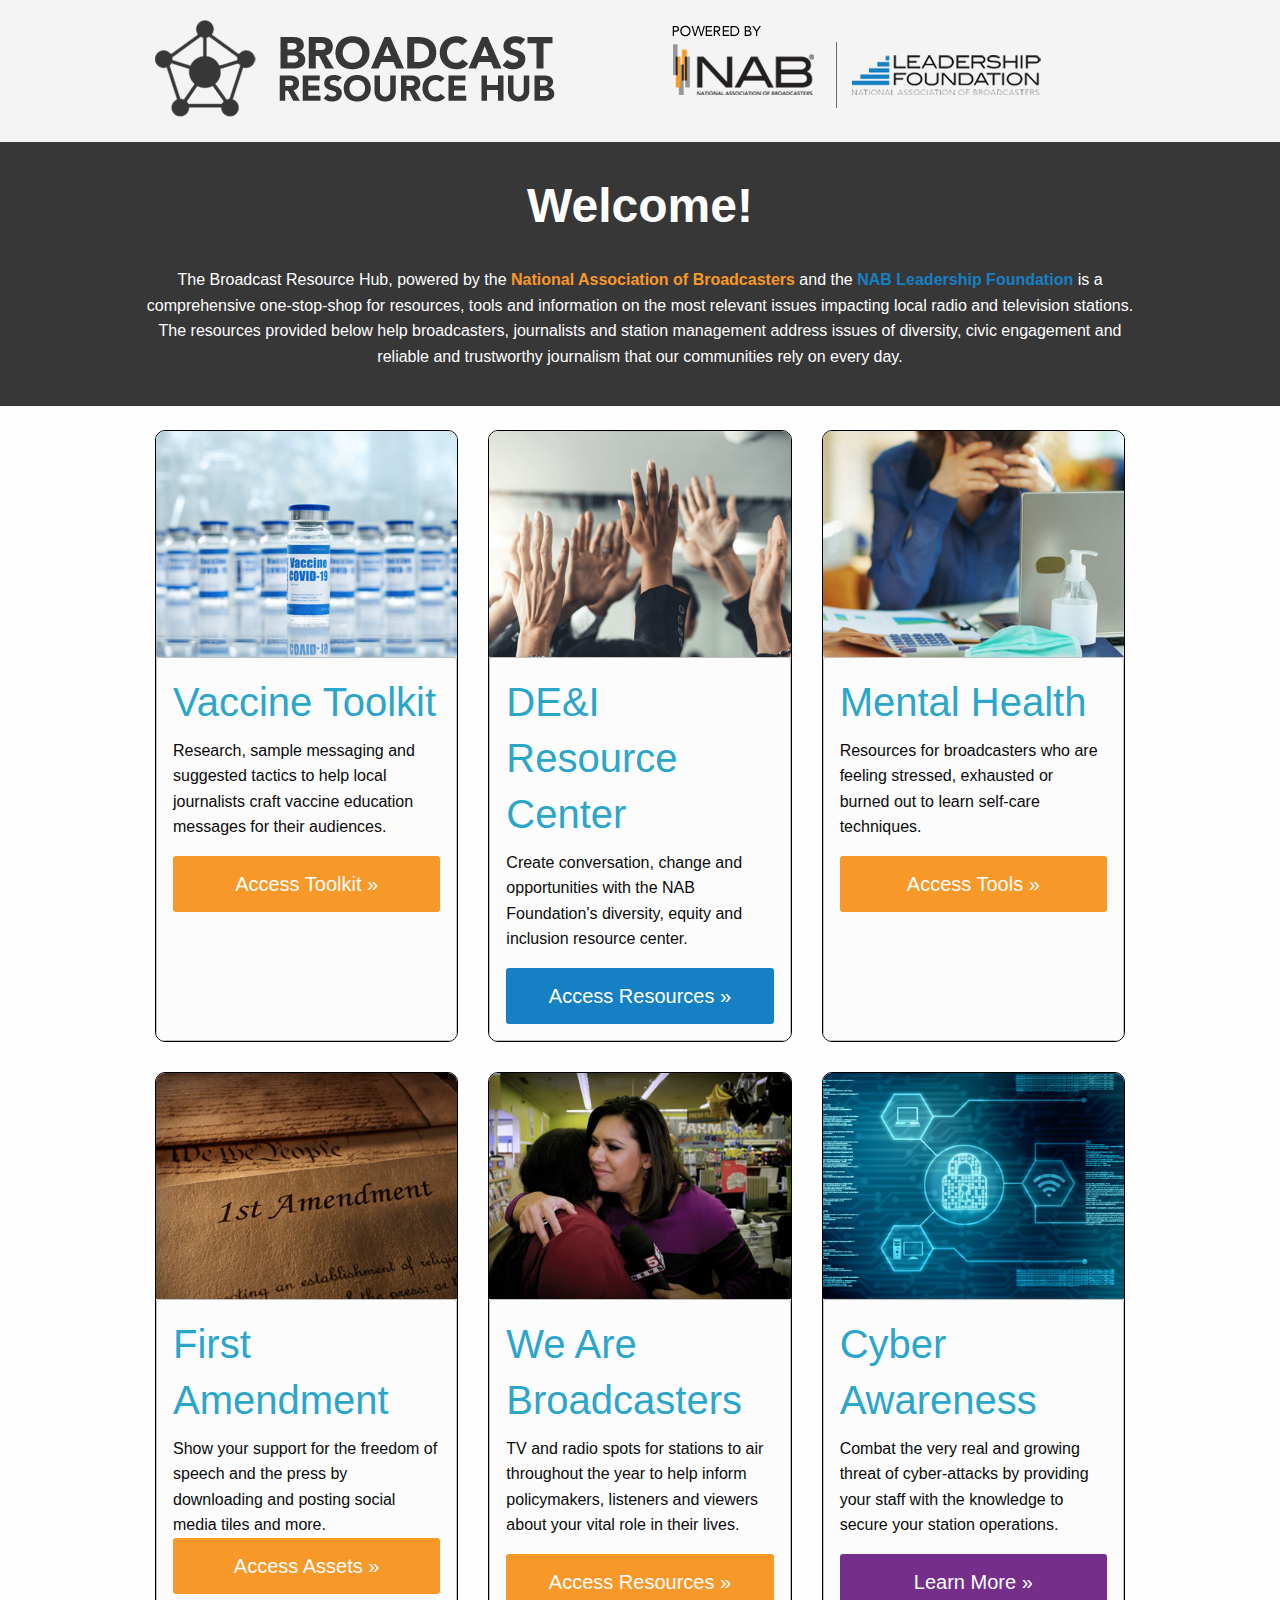
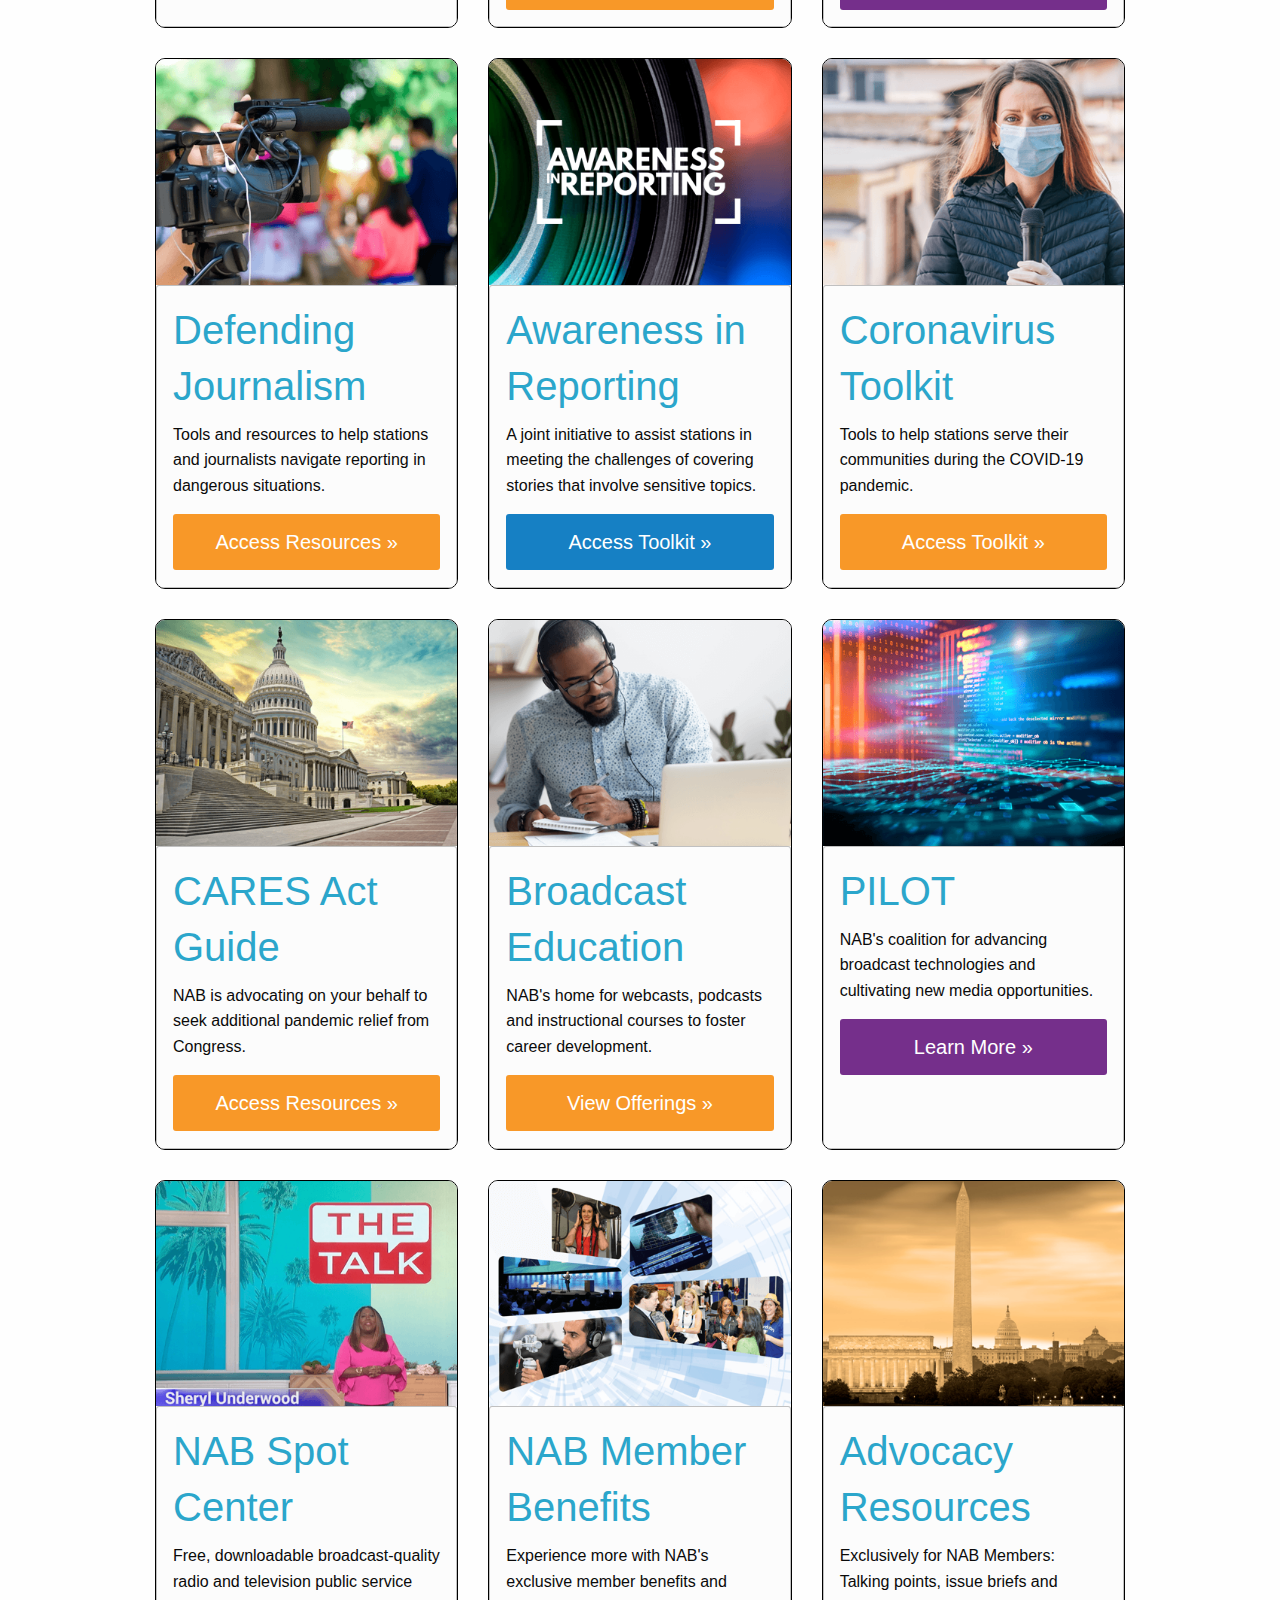
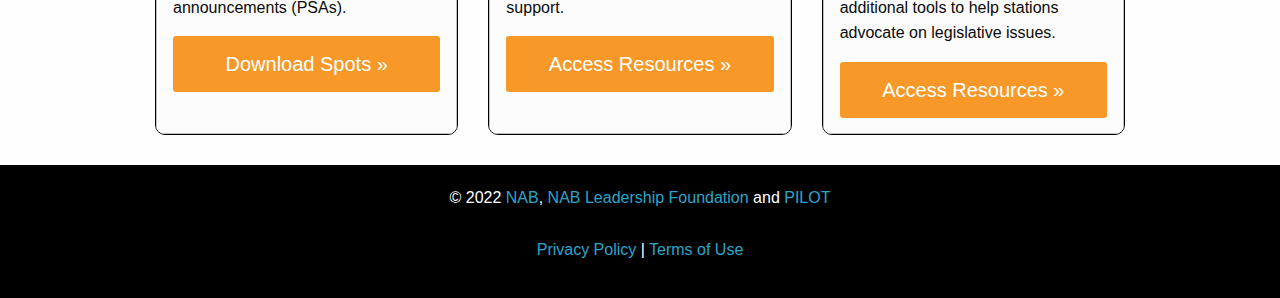
<file: DebugBRH/Broken/index.html>
<!doctype html>
<html class="no-js" lang="en" dir="ltr">
<head>
<meta charset="utf-8">
<meta http-equiv="x-ua-compatible" content="ie=edge">
<meta name="viewport" content="width=device-width, initial-scale=1.0">

<meta name="description" content="The Broadcast Resource Hub, powered by NAB and the NAB Leadership Foundation is a comprehensive one-stop-shop for resources, tools and information  on the most relevant issues impacting local radio and television stations. The resources provided below help broadcasters, journalists and station management address issues of diversity, civic engagement and reliable and trustworthy journalism that our communities rely on every day.">
<meta name="keywords" content="">
<meta name="author" content="NAB and NAB Leadership Foundation">

<!--TWITTER SUMMARY CARD-->
<meta name="twitter:card" content="summary_large_image">
<meta name="twitter:title" content="Broadcast Resource Hub">
 
<!--OPEN SOURCE CARD-->
<meta property="og:title" content="Broadcast Resource Hub">
<meta property="og:site_name" content="NAB and NAB Leadership Foundation">
<meta property="og:url" content="http://www.broadcastresourcehub.com">
<meta property="og:description" content="The Broadcast Resource Hub, powered by NAB and the NAB Leadership Foundation is a comprehensive one-stop-shop for resources, tools and information  on the most relevant issues impacting local radio and television stations. The resources provided below help broadcasters, journalists and station management address issues of diversity, civic engagement and reliable and trustworthy journalism that our communities rely on every day.">
<meta property="og:type" content="website">
<meta property="og:image" content="http://www.broadcastresourcehub.com/images/brh_og.png">


<title>Broadcast Resource Hub | Powered by NAB and NAB Foundation</title>
<link rel="stylesheet" href="css/app.css">
<link rel="stylesheet" href="css/foundation.css">


<!-- <link href="https://fonts.googleapis.com/css2?family=Nunito:wght@300;400&family=Roboto:wght@900&display=swap" rel="stylesheet">
-->

</head>
<body>

<!-- BRANDING BAR -->
<div class="grid-container-fluid brandingBar">
<div class="grid-container">




<div class="large-6 brandingBarLeft">
<img src="images/brhLogo.png" alt="Broadcast Resource Hub" title="Broadcast Resource Hub">
<img src="images/poweredBy.png" alt="Powered by NAB and NAB Foundation" title="Powered by NAB and NAB Foundation">
</div>
</div>
</div>
</div>


<!-- INTRO COPY -->
<div class="grid-container-fluid introBox">
<div class="grid-container">
<div class="grid-x grid-padding-x">
<div class="large-12 cell introBox">
<h1><b>Welcome!</b><h1>
</div>
<p>The Broadcast Resource Hub, powered by the <a href="https://www.nab.org" target="_blank" class="intronab"><strong>National Association of Broadcasters</strong></a> and the <a href="https://www.nabfoundation.org" target="_blank" class="intronablf"><strong>NAB Leadership Foundation</strong></a> is a comprehensive one-stop-shop for resources, tools and information  on the most relevant issues impacting local radio and television stations. The resources provided below help broadcasters, journalists and station management address issues of diversity, civic engagement and reliable and trustworthy journalism that our communities rely on every day.</p>
</div>
</div>
</div>
</div>
<br>


<div class="grid-container">
<div class="grid-x grid-padding-x grid-margin-y" data-equalizer data-equalize-by-row="true" data-equalize-on="medium" id="test-eq">

<!-- INDIVIDUAL CARDS -->

<div class="large-4 medium-18 small-10 cell">
<div class="basic-card">
<div class="basic-card-image grow">
<a href="https://www.nab.org/vaccine/" target="_blank"><img src="images/vaccine.jpg"></a></div>
<div class="basic-card-content content callout secondary" data-equalizer-watch>
<h2><a href="https://www.nab.org/vaccine" target="_blank">Vaccine Toolkit</a></h2>
<p>Research, sample messaging and suggested tactics to help local journalists craft vaccine education messages for their audiences.</p>

<a href="https://www.nab.org/vaccine" target="_blank" class="button nab expanded large">Access Toolkit &#187;</a>
</div>
</div>
</div>



<div class="large-4 medium-18 small-10 cell">
<div class="basic-card">
<div class="basic-card-image grow">
<a href="https://www.nabfoundation.org/diversity" target="_blank"><img src="images/diversity.png"></a></div>
<div class="basic-card-content content callout secondary" data-equalizer-watch>
<h2><a href="https://www.nabfoundation.org/diversity" target="_blank">DE&amp;I Resource Center</a></h2>
<p>Create conversation, change and opportunities with the NAB Foundation's diversity, equity and inclusion resource center.</p>

<a href="https://www.nabfoundation.org/diversity" target="_blank" class="button nablf expanded large">Access Resources &#187;</a>

</div>
</div>
</div>

<div class="large-4 medium-6 small-12 cell">
<div class="basic-card">
<div class="basic-card-image grow">
<a href="https://www.nab.org/journalistsmentalHealth/" target="_blank"><img src="images/mentalHealth.jpg"></a></div>
<div class="basic-card-content content callout secondary" data-equalizer-watch>
<h2><a href="https://www.nab.org/journalistsmentalHealth/" target="_blank">Mental Health</a></h2>
<p>Resources for broadcasters who are feeling stressed, exhausted or burned out to learn self-care techniques.</p>

<a href="https://www.nab.org/journalistsmentalHealth/" target="_blank" class="button nab expanded large">Access Tools &#187;</a>
</div>
</div>
</div>



<div class="large-4 medium-6 small-12 cell">
<div class="basic-card">
<div class="basic-card-image grow">
<a href="https://www.wearebroadcasters.com/firstAmendment/" target="_blank"><img src="images/firstAmendment.jpg"></a></div>
<div class="basic-card-content content callout secondary" data-equalizer-watch>
<h2><a href="https://www.wearebroadcasters.com/firstAmendment/" target="_blank">First Amendment</a></h2>
<p>Show your support for the freedom of speech and the press by downloading and posting social media tiles and more.

<a href="https://www.wearebroadcasters.com/firstAmendment/" target="_blank" class="button nab expanded large">Access Assets &#187;</a>
</div>
</div>
</div>


<div class="large-4 medium-6 small-12 cell">
<div class="basic-card">
<div class="basic-card-image grow">
<a href="https://www.wearebroadcasters.com/resources/default.asp" target="_blank"><img src="images/wabSpots.jpg"></a></div>
<div class="basic-card-content content callout secondary" data-equalizer-watch>
<h2><a href="https://www.wearebroadcasters.com/resources/default.asp" target="_blank">We Are Broadcasters</a></h2>
<p>TV and radio spots for stations to air throughout the year to help inform policymakers, listeners and viewers about your vital role in their lives.</p>

<a href="https://www.wearebroadcasters.com/resources" target="_blank" class="button nab expanded large">Access Resources &#187;</a>

</div>
</div>
</div>

<div class="large-4 medium-6 small-12 cell">
<div class="basic-card">
<div class="basic-card-image grow">
<a href="https://nab.org/cybersecurity"><img src="images/cyber.png"></a></div>
<div class="basic-card-content content callout secondary" data-equalizer-watch>
<h2><a href="https://nab.org/cybersecurity">Cyber Awareness</a></h2>
<p>Combat the very real and growing threat of cyber-attacks by providing your staff with the knowledge to secure your station operations.</p>

<a href="https://nab.org/cybersecurity" class="button pilot expanded large">Learn More &#187;</a>

</div>
</div>
</div>

<div class="large-4 medium-6 small-12 cell">
<div class="basic-card">
<div class="basic-card-image grow">
<a href="https://www.nab.org/journalism" target="_blank"><img src="images/defendingJournalism.png"></a></div>
<div class="basic-card-content content callout secondary" data-equalizer-watch>
<h2><a href="https://www.nab.org/journalism" target="_blank">Defending Journalism</a></h2>
<p>Tools and resources to help stations and journalists navigate reporting in dangerous situations.</p>

<a href="https://www.nab.org/journalism" target="_blank" class="button nab expanded large">Access Resources &#187;</a>

</div>
</div>
</div>


<div class="large-4 medium-6 small-12 cell">
<div class="basic-card">
<div class="basic-card-image grow">
<a href="http://www.awarenessinreporting.org/" target="_blank"><img src="images/air.png"></a></div>
<div class="basic-card-content content callout secondary" data-equalizer-watch>
<h2><a href="http://www.awarenessinreporting.org/" target="_blank">Awareness in Reporting</a></h2>
<p>A joint initiative to assist stations in meeting the challenges of covering stories that involve sensitive topics.</p>

<a href="http://www.awarenessinreporting.org" target="_blank" class="button nablf expanded large">Access Toolkit &#187;</a>

</div>
</div>
</div>

<div class="large-4 medium-6 small-12 cell">
<div class="basic-card">
<div class="basic-card-image grow">
<a href="https://www.nab.org/coronavirus" target="_blank"><img src="images/coronavirus.png"></a></div>
<div class="basic-card-content content callout secondary" data-equalizer-watch>
<h2><a href="https://www.nab.org/coronavirus" target="_blank">Coronavirus Toolkit</a></h2>
<p>Tools to help stations serve their communities during the COVID-19 pandemic.</p>

<a href="https://www.nab.org/coronavirus" target="_blank" class="button nab expanded large">Access Toolkit &#187;</a>

</div>
</div>
</div>


<div class="large-4 medium-6 small-12 cell">
<div class="basic-card">
<div class="basic-card-image grow">
<a href="https://www.nab.org/stimulus" target="_blank"><img src="images/caresAct.png"></a></div>
<div class="basic-card-content content callout secondary" data-equalizer-watch>
<h2><a href="https://www.nab.org/stimulus" target="_blank">CARES Act Guide</a></h2>
<p>NAB is advocating on your behalf to seek additional pandemic relief from Congress.</p>

<a href="https://www.nab.org/stimulus" target="_blank" class="button nab expanded large">Access Resources &#187;</a>

</div>
</div>
</div>


<div class="large-4 medium-6 small-12 cell">
<div class="basic-card">
<div class="basic-card-image grow">
<a href="https://education.nab.org" target="_blank"><img src="images/broadcastEducation.png"></a></div>
<div class="basic-card-content content callout secondary" data-equalizer-watch>
<h2><a href="https://education.nab.org" target="_blank">Broadcast Education</a></h2>
<p>NAB's home for webcasts, podcasts and instructional courses to foster career development.</p>
<a href="https://education.nab.org" target="_blank" class="button nab expanded large">View Offerings &#187;</a>

</div>
</div>
</div>


<div class="large-4 medium-6 small-12 cell">
<div class="basic-card">
<div class="basic-card-image grow">
<a href="https://nabpilot.org/" target="_blank"><img src="images/pilot.png"></a></div>
<div class="basic-card-content content callout secondary" data-equalizer-watch>
<h2><a href="https://nabpilot.org/" target="_blank">PILOT</a></h2>
<p>NAB's coalition for advancing broadcast technologies and cultivating new media opportunities.</p>

<a href="https://nabpilot.org/" target="_blank" class="button pilot expanded large">Learn More &#187;</a>

</div>
</div>
</div>

<div class="large-4 medium-6 small-12 cell">
<div class="basic-card">
<div class="basic-card-image grow">
<a href="https://psa.nab.org/" target="_blank"><img src="images/spotCenter.png"></a></div>
<div class="basic-card-content content callout secondary" data-equalizer-watch>
<h2><a href="https://psa.nab.org/" target="_blank">NAB Spot Center</a></h2>
<p>Free, downloadable broadcast-quality radio and television public service announcements (PSAs).</p>

<a href="https://psa.nab.org/" target="_blank" class="button nab expanded large">Download Spots &#187;</a>

</div>
</div>
</div>

<div class="large-4 medium-6 small-12 cell">
<div class="basic-card">
<div class="basic-card-image grow">
<a href="https://www.nab.org/memberTools/default.asp" target="_blank"><img src="images/memberResources.png"></a></div>
<div class="basic-card-content content callout secondary" data-equalizer-watch>
<h2><a href="https://www.nab.org/memberTools/default.asp" target="_blank">NAB Member Benefits</a></h2>
<p>Experience more with NAB's exclusive member benefits and support.</p>

<a href="https://www.nab.org/memberTools/default.asp" target="_blank" class="button nab expanded large">Access Resources &#187;</a>

</div>
</div>
</div>


<div class="large-4 medium-6 small-12 cell">
<div class="basic-card">
<div class="basic-card-image grow">
<a href="https://www.nab.org/advocacy/resources.asp" target="_blank"><img src="images/advocacyResources.png"></a></div>
<div class="basic-card-content content callout secondary" data-equalizer-watch>
<h2><a href="https://members.nab.org/nabmembers/advocacy-resources/" target="_blank">Advocacy Resources</a></h2>
<p>Exclusively for NAB Members: Talking points, issue briefs and additional tools to help stations advocate on legislative issues.</p>

<a href="https://www.nab.org/memberTools/default.asp" target="_blank" class="button nab expanded large">Access Resources &#187;</a>

</div>
</div>
</div>



</div>
</div>



<div class="grid-container- fluid footerBar">
<div class="grid-container">
<div class="grid-x grid-padding-x">
<div class="large-12 cell">
<p>&copy; 2022 <a href="https://www.nab.org" target="_blank">NAB</a>, <a href="https://www.nabfoundation.org" target="_blank">NAB Leadership Foundation</a> and <a href="https://www.nabpilot.org" target="_blank">PILOT</a><br><br><a href="https://www.nab.org/about/privacy.asp" target="_blank">Privacy Policy</a> | <a href="https://www.nab.org/about/termsOfUse.asp" target="_blank">Terms of Use</a></p>
</div>
</div>
</div>
</div>



<script src="js/vendor/jquery.js"></script>
<script src="js/vendor/what-input.js"></script>
<script src="js/vendor/foundation.js"></script>
<script src="js/app.js"></script>
</body>
</html>
</file>
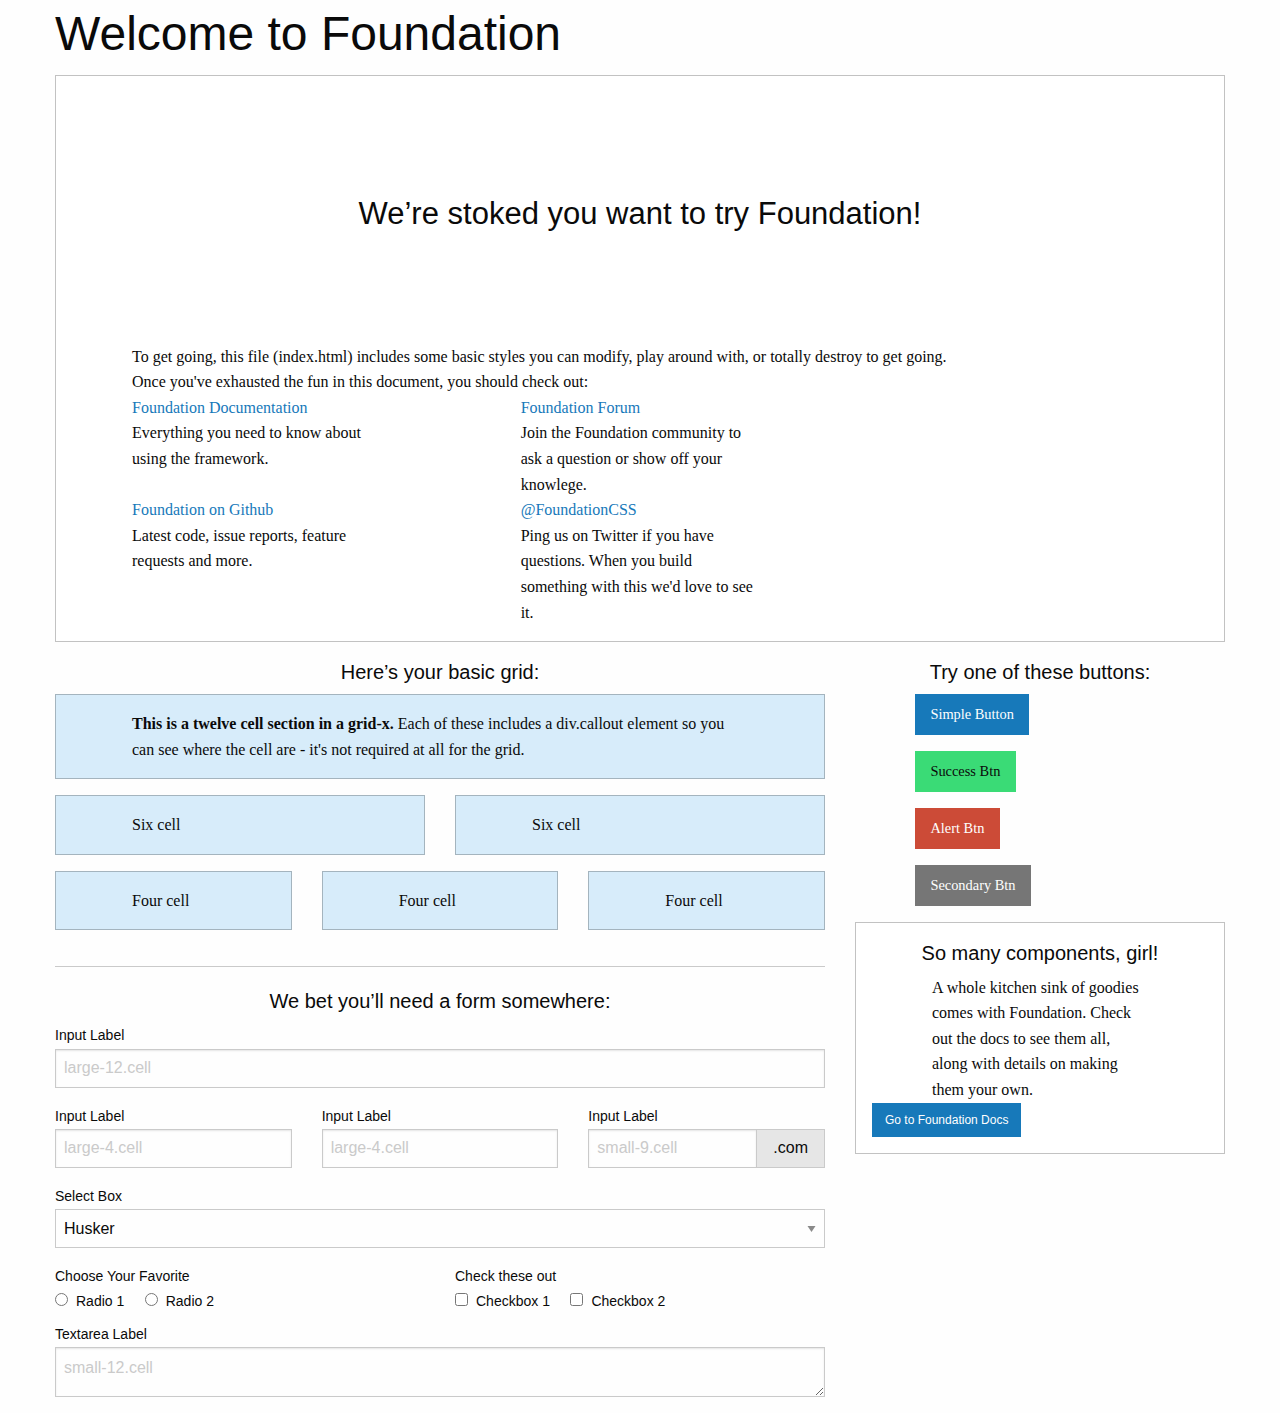
<file: Beta/index_use-for-reference-only.html>
<!doctype html>
<html class="no-js" lang="en" dir="ltr">
  <head>
    <meta charset="utf-8">
    <meta http-equiv="x-ua-compatible" content="ie=edge">
    <meta name="viewport" content="width=device-width, initial-scale=1.0">
    <title>Foundation for Sites</title>
    <link rel="stylesheet" href="css/foundation.css">
    <link rel="stylesheet" href="css/app.css">
  </head>
<body>

    <div class="grid-container">
      <div class="grid-x grid-padding-x">
        <div class="large-12 cell">
          <h1>Welcome to Foundation</h1>
        </div>
      </div>

      <div class="grid-x grid-padding-x">
        <div class="large-12 cell">
          <div class="callout">
            <h3>We&rsquo;re stoked you want to try Foundation! </h3>
            <p>To get going, this file (index.html) includes some basic styles you can modify, play around with, or totally destroy to get going.</p>
            <p>Once you've exhausted the fun in this document, you should check out:</p>
            <div class="grid-x grid-padding-x">
              <div class="large-4 medium-4 cell">
                <p><a href="https://get.foundation/sites/docs/">Foundation Documentation</a><br />Everything you need to know about using the framework.</p>
              </div>
              <div class="large-4 medium-4 cell">
                <p><a href="https://github.com/foundation/foundation-sites/discussions">Foundation Forum</a><br />Join the Foundation community to ask a question or show off your knowlege.</p>
              </div>
            </div>
            <div class="grid-x grid-padding-x">
              <div class="large-4 medium-4 medium-push-2 cell">
                <p><a href="https://github.com/foundation/foundation-sites">Foundation on Github</a><br />Latest code, issue reports, feature requests and more.</p>
              </div>
              <div class="large-4 medium-4 medium-pull-2 cell">
                <p><a href="https://twitter.com/FoundationCSS">@FoundationCSS</a><br />Ping us on Twitter if you have questions. When you build something with this we'd love to see it.</p>
              </div>
            </div>
          </div>
        </div>
      </div>

      <div class="grid-x grid-padding-x">
        <div class="large-8 medium-8 cell">
          <h5>Here&rsquo;s your basic grid:</h5>
          <!-- Grid Example -->

          <div class="grid-x grid-padding-x">
            <div class="large-12 cell">
              <div class="primary callout">
                <p><strong>This is a twelve cell section in a grid-x.</strong> Each of these includes a div.callout element so you can see where the cell are - it's not required at all for the grid.</p>
              </div>
            </div>
          </div>
          <div class="grid-x grid-padding-x">
            <div class="large-6 medium-6 cell">
              <div class="primary callout">
                <p>Six cell</p>
              </div>
            </div>
            <div class="large-6 medium-6 cell">
              <div class="primary callout">
                <p>Six cell</p>
              </div>
            </div>
          </div>
          <div class="grid-x grid-padding-x">
            <div class="large-4 medium-4 small-4 cell">
              <div class="primary callout">
                <p>Four cell</p>
              </div>
            </div>
            <div class="large-4 medium-4 small-4 cell">
              <div class="primary callout">
                <p>Four cell</p>
              </div>
            </div>
            <div class="large-4 medium-4 small-4 cell">
              <div class="primary callout">
                <p>Four cell</p>
              </div>
            </div>
          </div>

          <hr />

          <h5>We bet you&rsquo;ll need a form somewhere:</h5>
          <form>
            <div class="grid-x grid-padding-x">
              <div class="large-12 cell">
                <label>Input Label</label>
                <input type="text" placeholder="large-12.cell" />
              </div>
            </div>
            <div class="grid-x grid-padding-x">
              <div class="large-4 medium-4 cell">
                <label>Input Label</label>
                <input type="text" placeholder="large-4.cell" />
              </div>
              <div class="large-4 medium-4 cell">
                <label>Input Label</label>
                <input type="text" placeholder="large-4.cell" />
              </div>
              <div class="large-4 medium-4 cell">
                <div class="grid-x">
                  <label>Input Label</label>
                  <div class="input-group">
                    <input type="text" placeholder="small-9.cell" class="input-group-field" />
                    <span class="input-group-label">.com</span>
                  </div>
                </div>
              </div>
            </div>
            <div class="grid-x grid-padding-x">
              <div class="large-12 cell">
                <label>Select Box</label>
                <select>
                  <option value="husker">Husker</option>
                  <option value="starbuck">Starbuck</option>
                  <option value="hotdog">Hot Dog</option>
                  <option value="apollo">Apollo</option>
                </select>
              </div>
            </div>
            <div class="grid-x grid-padding-x">
              <div class="large-6 medium-6 cell">
                <label>Choose Your Favorite</label>
                <input type="radio" name="pokemon" value="Red" id="pokemonRed"><label for="pokemonRed">Radio 1</label>
                <input type="radio" name="pokemon" value="Blue" id="pokemonBlue"><label for="pokemonBlue">Radio 2</label>
              </div>
              <div class="large-6 medium-6 cell">
                <label>Check these out</label>
                <input id="checkbox1" type="checkbox"><label for="checkbox1">Checkbox 1</label>
                <input id="checkbox2" type="checkbox"><label for="checkbox2">Checkbox 2</label>
              </div>
            </div>
            <div class="grid-x grid-padding-x">
              <div class="large-12 cell">
                <label>Textarea Label</label>
                <textarea placeholder="small-12.cell"></textarea>
              </div>
            </div>
          </form>
        </div>

        <div class="large-4 medium-4 cell">
          <h5>Try one of these buttons:</h5>
          <p><a href="#" class="button">Simple Button</a><br/>
            <a href="#" class="success button">Success Btn</a><br/>
            <a href="#" class="alert button">Alert Btn</a><br/>
            <a href="#" class="secondary button">Secondary Btn</a></p>
          <div class="callout">
            <h5>So many components, girl!</h5>
            <p>A whole kitchen sink of goodies comes with Foundation. Check out the docs to see them all, along with details on making them your own.</p>
            <a href="https://get.foundation/sites/docs/" class="small button">Go to Foundation Docs</a>
          </div>
        </div>
      </div>
    </div>


    <script src="js/vendor/jquery.js"></script>
    <script src="js/vendor/what-input.js"></script>
    <script src="js/vendor/foundation.js"></script>
    <script src="js/app.js"></script>
  </body>
</html>
</file>
<file: Broken/css/app.css>
body {
 font-family: "Raleway", sans-serif;
  font-optical-sizing: auto;
  font-style: normal;
}

.topHeader {
height:20vh;
background-color: #333333;
}

h1 {
	font-weight:900;
	color:white;
	padding: 50px 0 20px 0;
}

.customCallout{
background-color:#ff0000;
font-size:1.25rem;
color:#ffffff;	
	font-weight:600;

}

.related {
	background-color:#ff0000;
	color:#ffffff;
	font-weight:600;
	text-align:center;
}

.footer {
	text-align:center;
	color:#FFFFFF;
	background-color:#333333;
	font-weight:600;
}

h4 {
margin: 0 0 40px 0;
margin: 0 0 0 125px;
}

p {
	color: #5E6666;
	font-size: 18px;
}
</file>
<file: fansite/css/style.css>
body {
  background-color:#D6DBDB;
    font-family: 'Roboto' , sans-serif;
}


h1{
  font-family: "Sixtyfour", sans-serif;
  font-optical-sizing: auto;
  font-weight: 400;
  font-style: normal;
  font-variation-settings:
    "BLED" 0,
    "SCAN" 0;
    color:purple;
    padding: 20px;
    text-align:center;
}

p {
font-family: "Roboto", sans-serif;
color: black;
text-align: center;
}

h3 {
font-family: "Roboto", sans-serif;
color: purple;
text-align: center;
}



.headbox {
  background-color: lightgrey;
padding: 10 0 10px 10px;
margin: 0px 0 0px 0px;
}
</file>
<file: Midterm/css/app.css>
body {
 font-family: "Raleway", sans-serif;
  font-optical-sizing: auto;
  font-style: normal;
  padding: 20px;
}

.topHeader {
height:20vh;
border: 2px;
padding: 50px 0 0 0px;
text-align: center;
}

h1 {
	font-weight:900;
	padding: 20px 0 20px 0px;
	color:black;
  font-family: "Playfair Display", serif;
  font-optical-sizing: auto;
  font-weight: <weight>;
  font-style: normal;
  text-align: center;
  border: 5px;
  border-style: solid;
  border-color:#59C362;
}

h6 {
  font-family: "Roboto Condensed", sans-serif;
  font-optical-sizing: auto;
  font-weight: <weight>;
  font-style: normal;
  color: black;
}

img {
	border: 3px;
  border-style: solid;
  border-color:#59C362;
}

.iframe {
	border: 3px;
  border-style: solid;
  border-color:#59C362;
  padding: 0 20px 0 0;
}

.customCallout{
background-color:#59C362;
font-size:1.25rem;
color:#ffffff;	
	font-weight:600;
	margin: 0 0 0 125px;
}


.related {
	background-color:#59C362;
	color:#ffffff;
	font-weight:600;
	text-align:center;
}

h4 {
	font-family: "Raleway", sans-serif;
  font-optical-sizing: auto;
  font-style: normal;
margin: 0 10px 40px 0;
margin: 0 10px 0 125px;
padding: 0 0 20px 0;
border-bottom: solid;
border-color: #59C362;
}

.juxtapose {
	padding: 100px 40px 0px 0;
	}

.responsive-embed {
  display: flex;
  justify-content: center;
  align-items: center;
  border: 3px;
  border-style: solid;
  border-color: #59C362;
  margin-left: 280px;
  width: 850px;
}

p {
	color: black;
	font-size: 18px;
	margin: 0 0 0 125px;
}

h4:first-letter{
	font-size: 45px;
	color: #59C362;
}

h3 {
	padding: 15px 0 10px 0;
}

.footer {
	position: bottom;
	bottom: 0;
	left: 0;
	z-index: 10px;
	background-color: lightgrey;
	color: black;
	width: 2000px;
	text-align: center;
	padding: 15px 0 20px 0;
}

.bottom {
padding: 0 0 0 629px;
color: #59C362;
}
</file>
<file: Navient/css/style.css>
body {
  background-color:#D6DBDB;
  font-family: "Lato", sans-serif;
  font-weight: 700;
  font-style: normal;
}

h1{
  color: #DC57E1;
  font-family: "Overpass", sans-serif;
  font-optical-sizing: auto;
  font-weight: <weight>;
  font-style: normal;
}


h4 {
  font-family: "Lato", sans-serif;
  font-weight: 400;
  font-style: normal;
  background-color: white;
  padding: 20px;
}

h2{
  font-family: "Overpass", sans-serif;
  font-optical-sizing: auto;
  font-weight: <weight>;
  font-style: normal;
  margin: 20px;
  text-align: center;
}

h3{
  text-align: right;
  background-color: white;
}
</file>
<file: DebugBRH/Broken/css/app.css>
body {
	font-family: 'Nunito', sans-serif;
}

/* BRANDING BAR STYLES */
.brandingBar {
background-color:#f4f4f4;
}
.brandingBarLeft {
text-align:left;
}



/* FOOTER BAR STYLES */
.footerBar {
background-color:#000;
color:#fff;
padding:20px;
text-align:center;
margin:30px 0 0 0;
}
a.footerBar {
  color:#00aca1;
}
a.footerBar:hover {
  color:#666;
}


/* INTRO CONTAINER */
.introBox {
background-color:#373737;
color:#fff;
text-align:center;
padding:15px 0 20px 0;
}

h1 {
  text-align: center;
}

.intronab {
color: #f89828;
}
.intronab:hover {
color: #00aca1;
}
.intronablf {
color: #1680c4;
}
.intronablf:hover {
color: #00aca1;
}


/* TYPOGRAPHY */
h1 {

}
h2 {
	font-family: 'Roboto', sans-serif; font-size:1.5rem; font-weight:900;
}
h3 {
	font-family: 'Roboto', sans-serif;
}
h4 {
	font-family: 'Roboto', sans-serif; font-weight:900;
}


/* INDIVIDUAL CARDS */

.basic-card {
  display: -webkit-flex;
  display: -ms-flexbox;
  display: flex;
  -webkit-flex-direction: column;
      -ms-flex-direction: column;
          flex-direction: column;
  margin-bottom: 1rem;
  border: 1px solid #000;
  border-radius: 10px;
  box-shadow: none;
  overflow: hidden;
  color: #0a0a0a;
  display: -ms-grid;
  display: grid;
  -ms-grid-columns: 1fr;
      grid-template-columns: 1fr;
  -ms-grid-rows: 1fr 1fr 1fr;
      grid-template-rows: 1fr 1fr 1fr;
  margin: 0 auto;
  width: 100%;

}

.basic-card > :last-child {
  margin-bottom: 0;
}

.basic-card-image {
  grid-row-end: 4;
  -ms-grid-row: 1;
      grid-row-start: 1;
}

.basic-card-image img {
  width: 100%;
}

.basic-card-content {
  border: 0;
  grid-row-start: 3 / 4;
  margin: 0;
  overflow: scroll;
}
  .callout.secondary {
    background-color: #f4f4f4;
    color: #0a0a0a; }

.grow img{
transition: 1s ease;
}

.grow img:hover{
-webkit-transform: scale(1.2);
-ms-transform: scale(1.2);
transform: scale(1.2);
transition: 1s ease;
}

/* BUTTONS */

  .button.nab, .button.nab.disabled, .button.nab[disabled], .button.nab.disabled:hover, .button.nab[disabled]:hover, .button.nab.disabled:focus, .button.nab[disabled]:focus {
    background-color: #f89828;
    color: #fff; }
  .button.nab:hover, .button.nab:focus {
    background-color: #373737;
    color: #fff; }

  .button.nablf, .button.nablf.disabled, .button.nablf[disabled], .button.nablf.disabled:hover, .button.nablf[disabled]:hover, .button.nablf.disabled:focus, .button.nablf[disabled]:focus {
    background-color: #1680c4;
    color: #fff; }
  .button.nablf:hover, .button.nablf:focus {
    background-color: #373737;
    color: #fff; }

  .button.pilot, .button.pilot.disabled, .button.pilot[disabled], .button.pilot.disabled:hover, .button.pilot[disabled]:hover, .button.pilot.disabled:focus, .button.pilot[disabled]:focus {
    background-color: #752f8b;
    color: #fff; }
  .button.pilot:hover, .button.pilot:focus {
    background-color: #373737;
    color: #fff; }
</file>
<file: Beta/css/app.css>
.UpperImage{
height: 800px;
padding: 0px;
}

body {
	margin: 0px;
	padding: 0px;
	box-sizing: border-box;
}

.Avatar {
	height: 150px;
	width: 150px;
	border-radius: 100%;
	float: left;
	margin-left: 525px;
	margin-top: 20px;
	overflow: hidden;
	background-color: white;
}

h4{
	padding: 70px 0 0 40px;
text-align: center;
  font-family: "Merriweather Sans", sans-serif;
  font-optical-sizing: auto;
  font-weight: <weight>;
  font-style: normal;
}

h5 {
	font-family: "Merriweather Sans", sans-serif;
  font-optical-sizing: auto;
  font-weight: <weight>;
  font-style: normal;
  text-align: center;
}

p {
	font-family: "Sedan", serif;
  font-weight: 400;
  font-style: normal;
  margin: 0 60px 0 60px;
  }

.first-word-uppercase-p::first-letter {
  font-size: 40px;
  font-weight: bold;
  line-height: .75;
  color: #8BB7E3;
}

h3 {
	font-family: "Merriweather Sans", sans-serif;
  font-optical-sizing: auto;
  font-weight: <weight>;
  font-style: normal;
  text-align: center;
  padding: 100px;
}

iframe {
	margin-left: 275px;
}

.infogram-embed {
	width: 700px; 
	height: 800px;
}

.pullQuote {
	font-size: 23px;
	font-weight: bold;
	font-family: "Playfair Display", serif;
  font-optical-sizing: auto;
  font-weight: <weight>;
  font-style: normal;
  background-color:#8BB7E3;
  margin: 0 150px 0 150px;
  padding: 20px 20px 20px 20px;
  border: solid;
  border-color: black;
}



.footer {
	text-align: center;
	background-color: #8BB7E3;
	padding: 25px 0 17px 0;
}

h6 {
	font-family: "Sedan", serif;
  font-weight: 400;
  font-style: normal;
}

.bottom {
padding: 0 0 0 629px;
color: #59C362;
}
</file>
